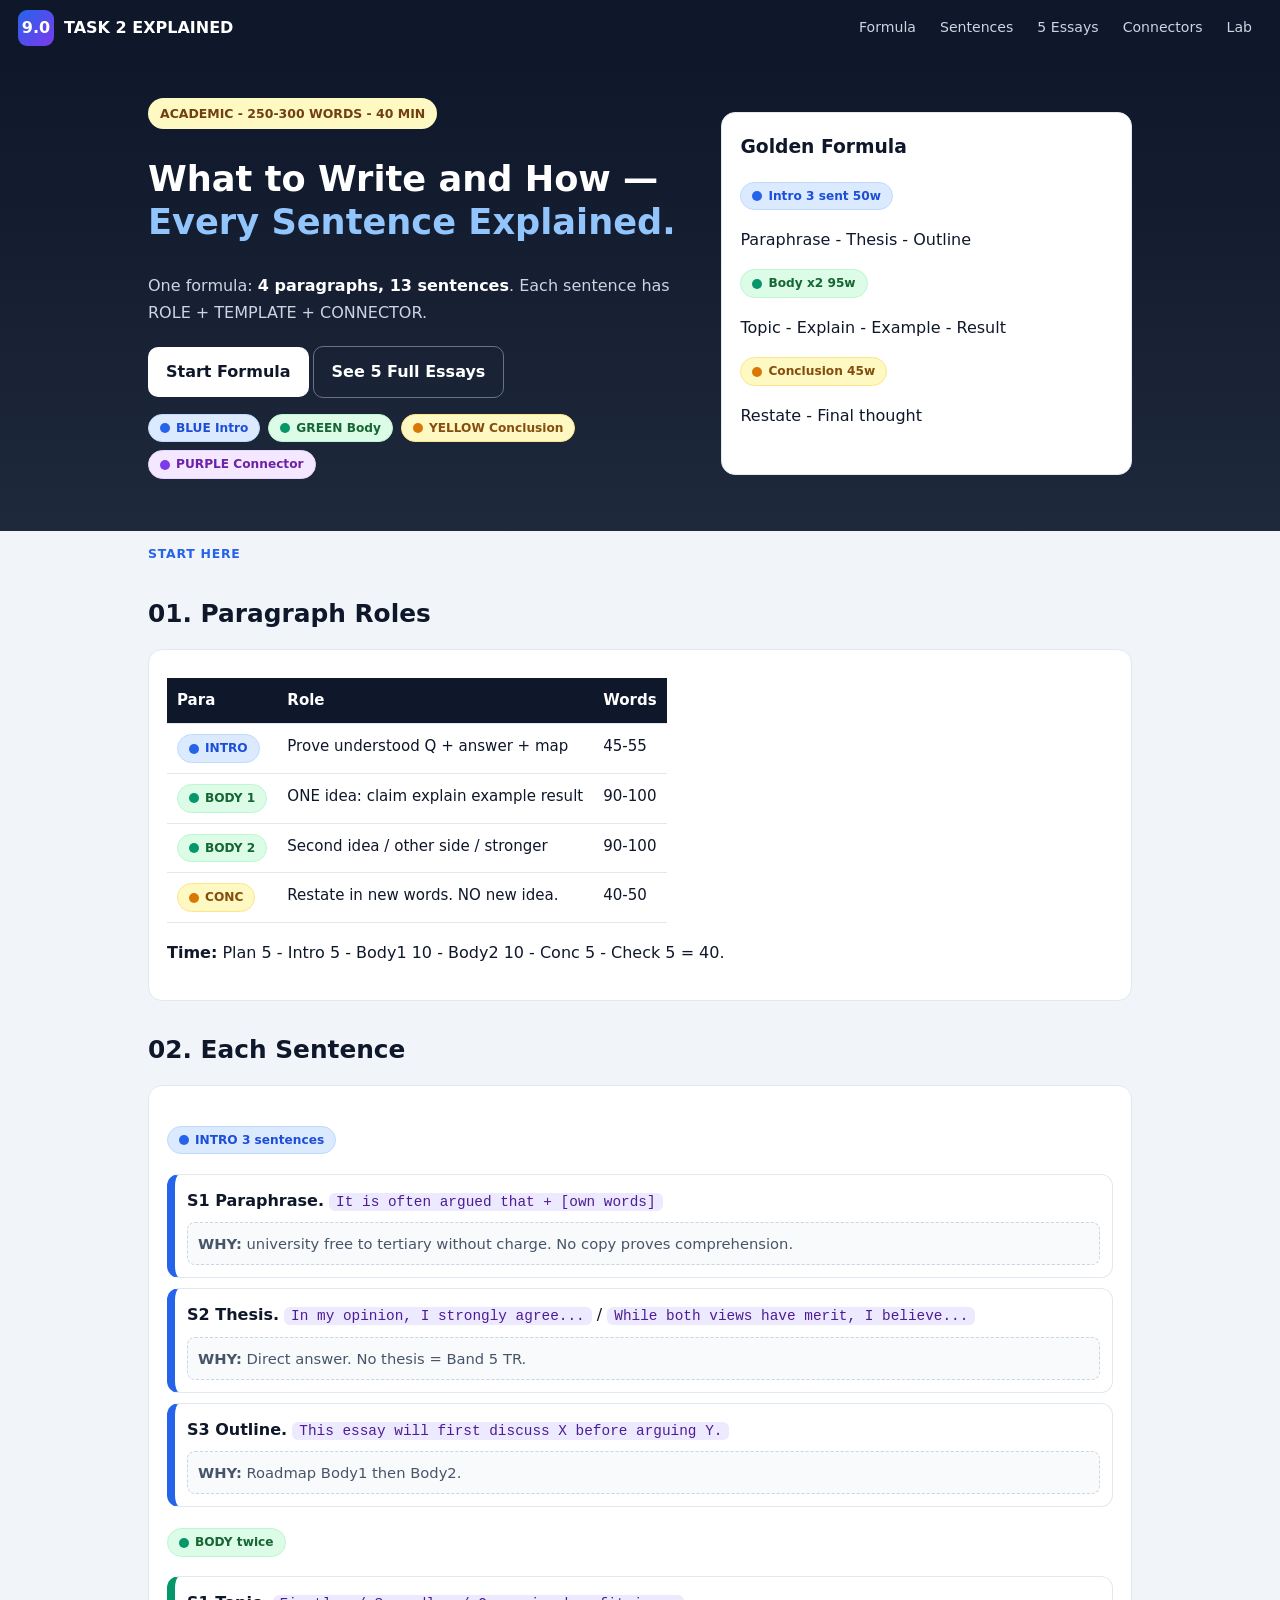
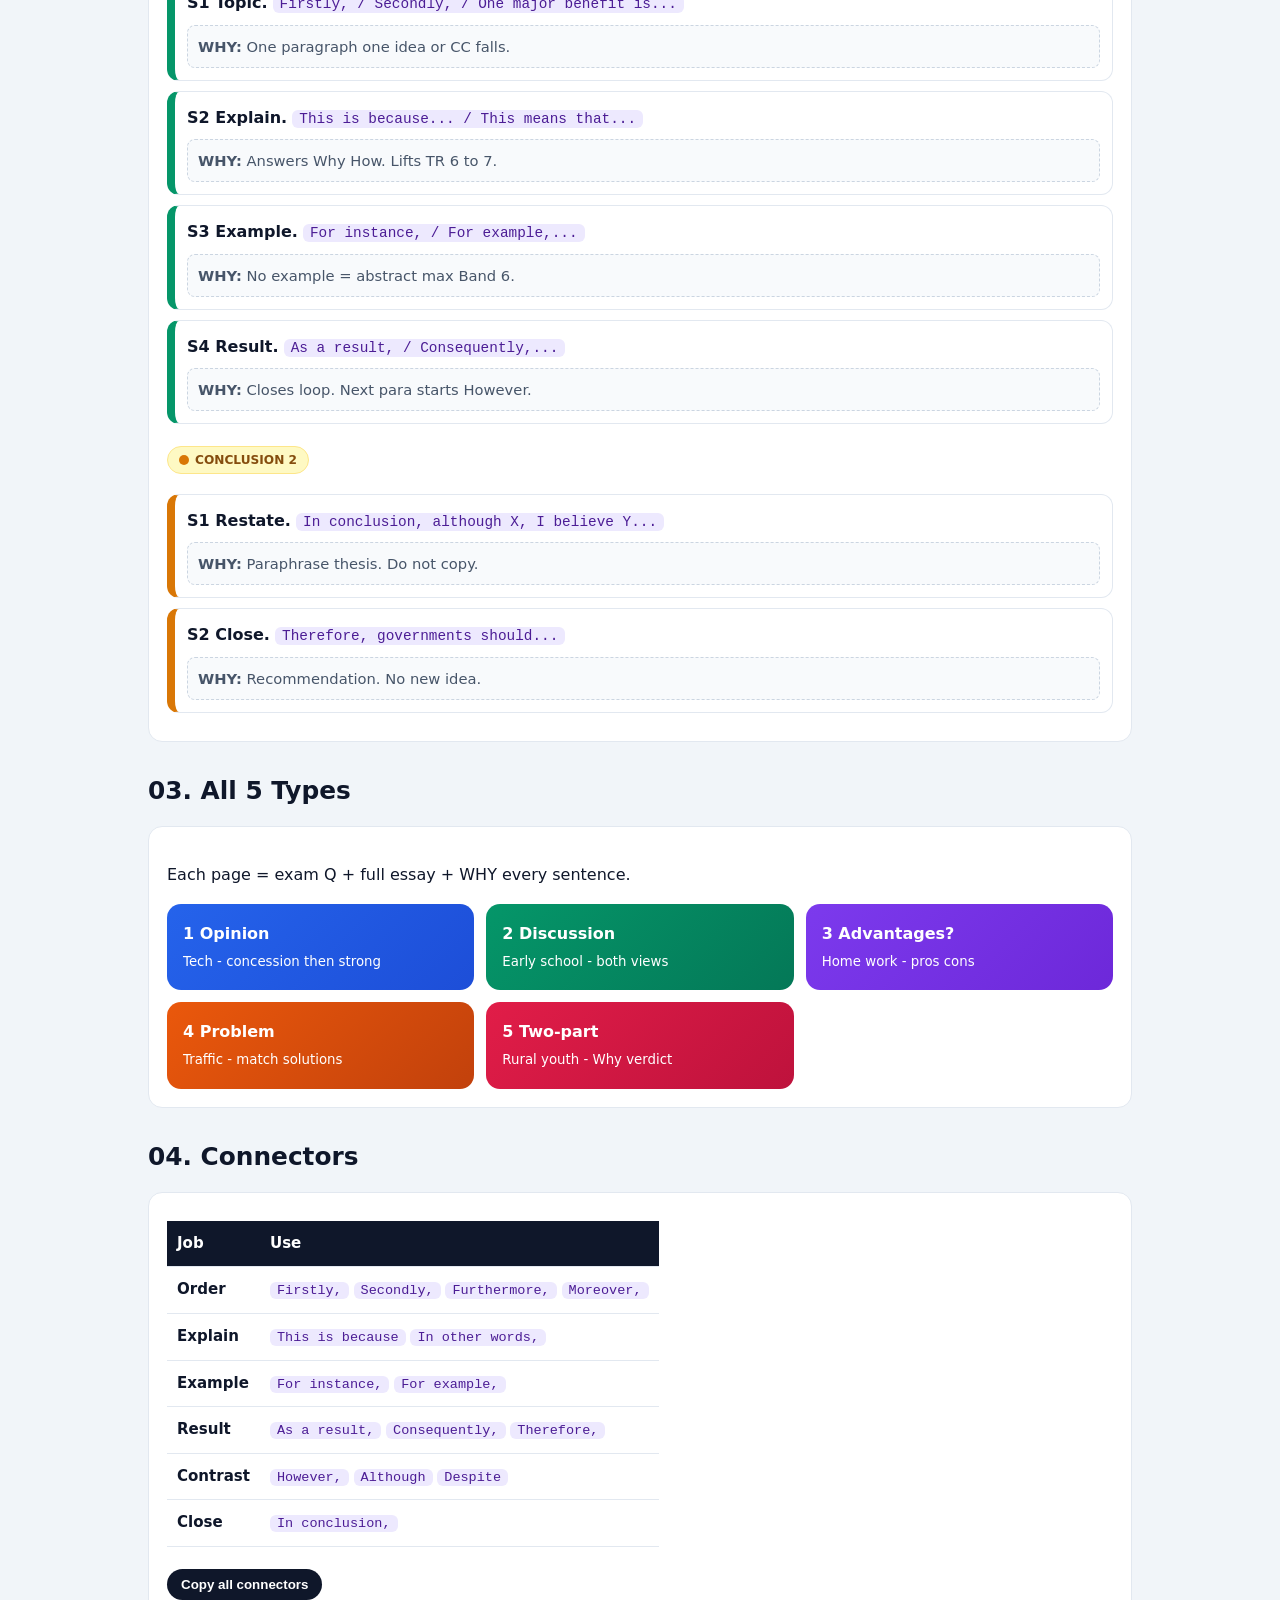
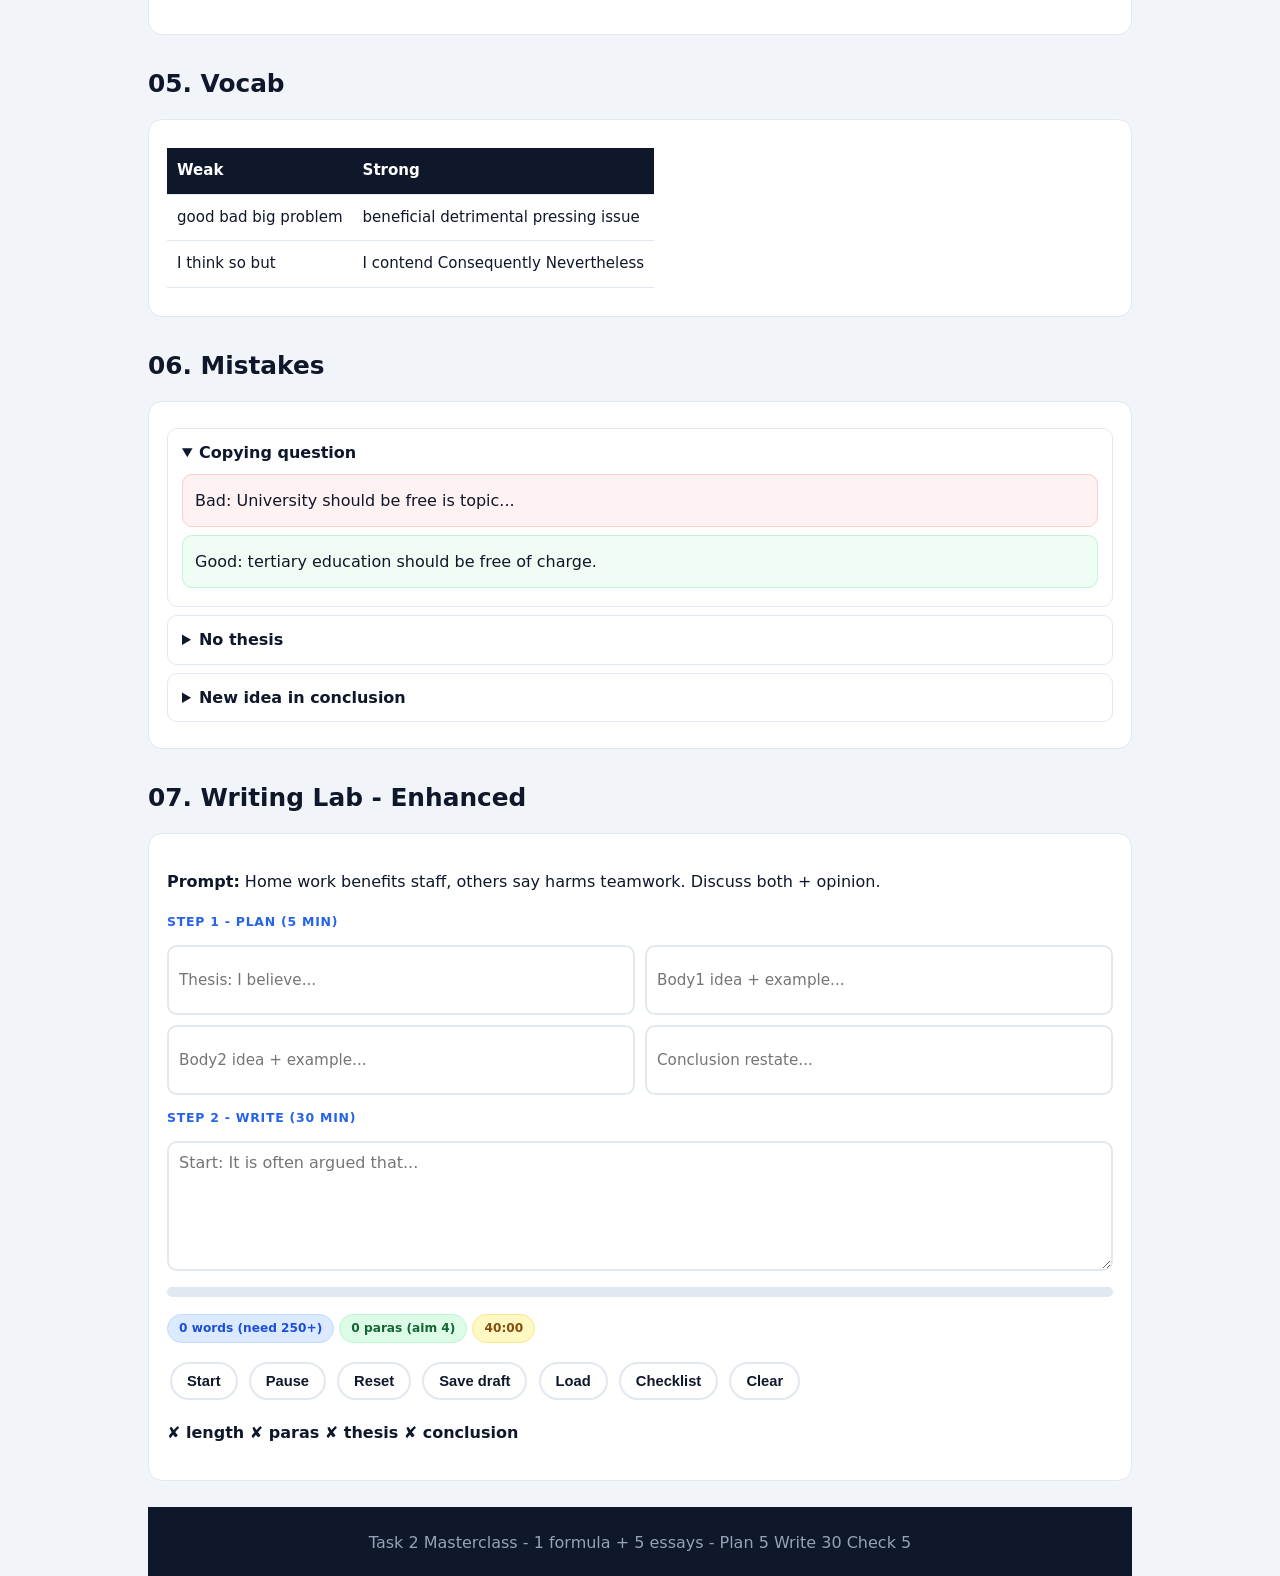
<file: index.html>
<!DOCTYPE html><html lang="en"><head><meta charset="UTF-8"><meta name="viewport" content="width=device-width,initial-scale=1"><meta name="description" content="IELTS Task 2 sentence-by-sentence masterclass for all 5 question types."><title>IELTS Task 2 EXPLAINED - Masterclass</title><link rel="stylesheet" href="styles.css"></head><body>
<header class="topbar"><div class="logo">9.0</div><b>TASK 2 EXPLAINED</b><nav><a href="#formula">Formula</a><a href="#anatomy">Sentences</a><a href="#full">5 Essays</a><a href="#connect">Connectors</a><a href="#lab">Lab</a></nav></header>
<section class="hero"><div class="wrap grid2"><div>
<span class="badge">ACADEMIC - 250-300 WORDS - 40 MIN</span>
<h1>What to Write and How — <span style="color:#93c5fd">Every Sentence Explained.</span></h1>
<p style="color:#cbd5e1">One formula: <b style="color:#fff">4 paragraphs, 13 sentences</b>. Each sentence has ROLE + TEMPLATE + CONNECTOR.</p>
<p><a class="btn btn-w" href="#formula">Start Formula</a><a class="btn btn-o" href="#full">See 5 Full Essays</a></p>
<div class="legend"><span class="tag tI"><span class="dot"></span>BLUE Intro</span><span class="tag tB"><span class="dot"></span>GREEN Body</span><span class="tag tC"><span class="dot"></span>YELLOW Conclusion</span><span class="tag tL"><span class="dot"></span>PURPLE Connector</span></div>
</div><div class="card" style="color:#0f172a"><h3 style="margin-top:0">Golden Formula</h3><p><span class="tag tI"><span class="dot"></span>Intro 3 sent 50w</span></p><p>Paraphrase - Thesis - Outline</p><p><span class="tag tB"><span class="dot"></span>Body x2 95w</span></p><p>Topic - Explain - Example - Result</p><p><span class="tag tC"><span class="dot"></span>Conclusion 45w</span></p><p>Restate - Final thought</p></div></div></section>
<div class="wrap">
<p class="kicker">Start here</p>
<h2 id="formula">01. Paragraph Roles</h2>
<div class="card">
<table><tr><th>Para</th><th>Role</th><th>Words</th></tr><tr><td><span class="tag tI"><span class="dot"></span>INTRO</span></td><td>Prove understood Q + answer + map</td><td>45-55</td></tr><tr><td><span class="tag tB"><span class="dot"></span>BODY 1</span></td><td>ONE idea: claim explain example result</td><td>90-100</td></tr><tr><td><span class="tag tB"><span class="dot"></span>BODY 2</span></td><td>Second idea / other side / stronger</td><td>90-100</td></tr><tr><td><span class="tag tC"><span class="dot"></span>CONC</span></td><td>Restate in new words. NO new idea.</td><td>40-50</td></tr></table>
<p><b>Time:</b> Plan 5 - Intro 5 - Body1 10 - Body2 10 - Conc 5 - Check 5 = 40.</p>
</div>
<h2 id="anatomy">02. Each Sentence</h2>
<div class="card">
<h3><span class="tag tI"><span class="dot"></span>INTRO 3 sentences</span></h3>
<div class="sent"><b>S1 Paraphrase.</b> <span class="conn">It is often argued that + [own words]</span><div class="why"><b>WHY:</b> university free to tertiary without charge. No copy proves comprehension.</div></div>
<div class="sent"><b>S2 Thesis.</b> <span class="conn">In my opinion, I strongly agree...</span> / <span class="conn">While both views have merit, I believe...</span><div class="why"><b>WHY:</b> Direct answer. No thesis = Band 5 TR.</div></div>
<div class="sent"><b>S3 Outline.</b> <span class="conn">This essay will first discuss X before arguing Y.</span><div class="why"><b>WHY:</b> Roadmap Body1 then Body2.</div></div>
<h3><span class="tag tB"><span class="dot"></span>BODY twice</span></h3>
<div class="sent green"><b>S1 Topic.</b> <span class="conn">Firstly, / Secondly, / One major benefit is...</span><div class="why"><b>WHY:</b> One paragraph one idea or CC falls.</div></div>
<div class="sent green"><b>S2 Explain.</b> <span class="conn">This is because... / This means that...</span><div class="why"><b>WHY:</b> Answers Why How. Lifts TR 6 to 7.</div></div>
<div class="sent green"><b>S3 Example.</b> <span class="conn">For instance, / For example,...</span><div class="why"><b>WHY:</b> No example = abstract max Band 6.</div></div>
<div class="sent green"><b>S4 Result.</b> <span class="conn">As a result, / Consequently,...</span><div class="why"><b>WHY:</b> Closes loop. Next para starts However.</div></div>
<h3><span class="tag tC"><span class="dot"></span>CONCLUSION 2</span></h3>
<div class="sent amber"><b>S1 Restate.</b> <span class="conn">In conclusion, although X, I believe Y...</span><div class="why"><b>WHY:</b> Paraphrase thesis. Do not copy.</div></div>
<div class="sent amber"><b>S2 Close.</b> <span class="conn">Therefore, governments should...</span><div class="why"><b>WHY:</b> Recommendation. No new idea.</div></div>
</div>
<h2 id="full">03. All 5 Types</h2>
<div class="card"><p>Each page = exam Q + full essay + WHY every sentence.</p>
<div class="typegrid">
<a class="typecard t1" href="type-opinion.html"><b>1 Opinion</b><br><small>Tech - concession then strong</small></a>
<a class="typecard t2" href="type-discussion.html"><b>2 Discussion</b><br><small>Early school - both views</small></a>
<a class="typecard t3" href="type-advantages.html"><b>3 Advantages?</b><br><small>Home work - pros cons</small></a>
<a class="typecard t4" href="type-problem.html"><b>4 Problem</b><br><small>Traffic - match solutions</small></a>
<a class="typecard t5" href="type-twopart.html"><b>5 Two-part</b><br><small>Rural youth - Why verdict</small></a>
</div></div>
<h2 id="connect">04. Connectors</h2>
<div class="card">
<table><tr><th>Job</th><th>Use</th></tr><tr><td><b>Order</b></td><td><span class="conn">Firstly,</span> <span class="conn">Secondly,</span> <span class="conn">Furthermore,</span> <span class="conn">Moreover,</span></td></tr><tr><td><b>Explain</b></td><td><span class="conn">This is because</span> <span class="conn">In other words,</span></td></tr><tr><td><b>Example</b></td><td><span class="conn">For instance,</span> <span class="conn">For example,</span></td></tr><tr><td><b>Result</b></td><td><span class="conn">As a result,</span> <span class="conn">Consequently,</span> <span class="conn">Therefore,</span></td></tr><tr><td><b>Contrast</b></td><td><span class="conn">However,</span> <span class="conn">Although</span> <span class="conn">Despite</span></td></tr><tr><td><b>Close</b></td><td><span class="conn">In conclusion,</span></td></tr></table>
<p><button class="copybtn" onclick="copyConn()">Copy all connectors</button></p>
</div>
<h2>05. Vocab</h2>
<div class="card">
<table><tr><th>Weak</th><th>Strong</th></tr><tr><td>good bad big problem</td><td>beneficial detrimental pressing issue</td></tr><tr><td>I think so but</td><td>I contend Consequently Nevertheless</td></tr></table>
</div>
<h2>06. Mistakes</h2>
<div class="card">
<details open><summary>Copying question</summary><div class="bad">Bad: University should be free is topic...</div><div class="good">Good: tertiary education should be free of charge.</div></details>
<details><summary>No thesis</summary>Pick one side keep it. Agree then disagree = TR 5.</details>
<details><summary>New idea in conclusion</summary>Restate only.</details>
</div>
<h2 id="lab">07. Writing Lab - Enhanced</h2>
<div class="card">
<p><b>Prompt:</b> Home work benefits staff, others say harms teamwork. Discuss both + opinion.</p>
<p class="kicker">Step 1 - Plan (5 min)</p>
<div class="plan-grid">
<input id="pThesis" placeholder="Thesis: I believe...">
<input id="pB1" placeholder="Body1 idea + example...">
<input id="pB2" placeholder="Body2 idea + example...">
<input id="pConc" placeholder="Conclusion restate...">
</div>
<p class="kicker">Step 2 - Write (30 min)</p>
<textarea id="essay" oninput="count()" placeholder="Start: It is often argued that..."></textarea>
<div class="progress"><div id="bar"></div></div>
<p><span class="tag tI"><span id="wc">0 words</span></span> <span class="tag tB"><span id="pc">0 paras</span></span> <span class="tag tC"><span id="tm">40:00</span></span></p>
<p><button class="tab" onclick="startT()">Start</button> <button class="tab" onclick="pauseT()">Pause</button> <button class="tab" onclick="resetT()">Reset</button> <button class="tab" onclick="saveD()">Save draft</button> <button class="tab" onclick="loadD()">Load</button> <button class="tab" onclick="document.getElementById('chk').style.display='block'">Checklist</button> <button class="tab" onclick="clearT()">Clear</button></p>
<div id="chk" style="display:none" class="good">250+ words? 4 paras? Paraphrase thesis outline? Each body topic explain example result? Conclusion no new idea? Varied connectors? Checked a the plurals tense?</div>
<p id="fb" style="font-weight:700"></p>
</div>
<footer>Task 2 Masterclass - 1 formula + 5 essays - Plan 5 Write 30 Check 5</footer>
</div>
<button id="topBtn" onclick="window.scrollTo({top:0,behavior:'smooth'})">↑</button>
<script>
var s=2400,iv=null;
function fmt(v){v=Math.max(0,v);var m=Math.floor(v/60),x=v%60;return (m<10?'0':'')+m+':'+(x<10?'0':'')+x}
function tick(){s--;document.getElementById('tm').textContent=fmt(s);try{localStorage.setItem('ielts_t',s)}catch(e){}if(s<=0){clearInterval(iv);iv=null;alert('Time up! Check now.')}}
function startT(){if(iv)return;iv=setInterval(tick,1000)}
function pauseT(){clearInterval(iv);iv=null}
function resetT(){pauseT();s=2400;document.getElementById('tm').textContent='40:00'}
function count(){var t=document.getElementById('essay').value.trim();var w=t?t.split(/\s+/).filter(Boolean).length:0;var p=t?t.split(/\n\s*\n/).filter(function(a){return a.trim()}).length:(document.getElementById('essay').value?1:0);document.getElementById('wc').textContent=w+' words'+(w>=250&&w<=320?' OK':w>320?' TOO LONG':' (need 250+)');document.getElementById('pc').textContent=p+' paras (aim 4)';document.getElementById('bar').style.width=Math.min(100,Math.round(w/280*100))+'%';var f=document.getElementById('fb');var hasT=/in my opinion|i (strongly )?(agree|disagree|believe|contend)|while .*i believe|this essay will/i.test(document.getElementById('essay').value);var hasC=/in conclusion|overall|to sum up/i.test(document.getElementById('essay').value);f.textContent=(w>=250?'✔ length ':'✘ length ')+(p>=4?'✔ 4 paras ':'✘ paras ')+(hasT?'✔ thesis ':'✘ thesis ')+(hasC?'✔ conclusion':'✘ conclusion');try{localStorage.setItem('ielts_e',document.getElementById('essay').value)}catch(e){}}
function saveD(){try{localStorage.setItem('ielts_e',document.getElementById('essay').value);localStorage.setItem('ielts_p',JSON.stringify([document.getElementById('pThesis').value,document.getElementById('pB1').value,document.getElementById('pB2').value,document.getElementById('pConc').value]));alert('Saved')}catch(e){alert('Save blocked')}}
function loadD(){try{document.getElementById('essay').value=localStorage.getItem('ielts_e')||'';var p=JSON.parse(localStorage.getItem('ielts_p')||'[]');if(p[0])document.getElementById('pThesis').value=p[0];if(p[1])document.getElementById('pB1').value=p[1];if(p[2])document.getElementById('pB2').value=p[2];if(p[3])document.getElementById('pConc').value=p[3];count()}catch(e){}}
function clearT(){if(confirm('Clear essay?')){document.getElementById('essay').value='';count()}}
function copyConn(){var t='Firstly, Secondly, Furthermore, Moreover, In addition, This is because, This means that, In other words, For instance, For example, As a result, Consequently, Therefore, However, Nevertheless, Although, Despite, In conclusion,';if(navigator.clipboard)navigator.clipboard.writeText(t).then(function(){alert('Copied')});}
window.addEventListener('scroll',function(){var b=document.getElementById('topBtn');if(b)b.style.display=window.scrollY>600?'block':'none'});
window.addEventListener('load',function(){try{var st=parseInt(localStorage.getItem('ielts_t')||'2400',10);if(!isNaN(st)&&st<2400){s=st;document.getElementById('tm').textContent=fmt(s)}}catch(e){}loadD()});
</script>
</body></html>
</file>
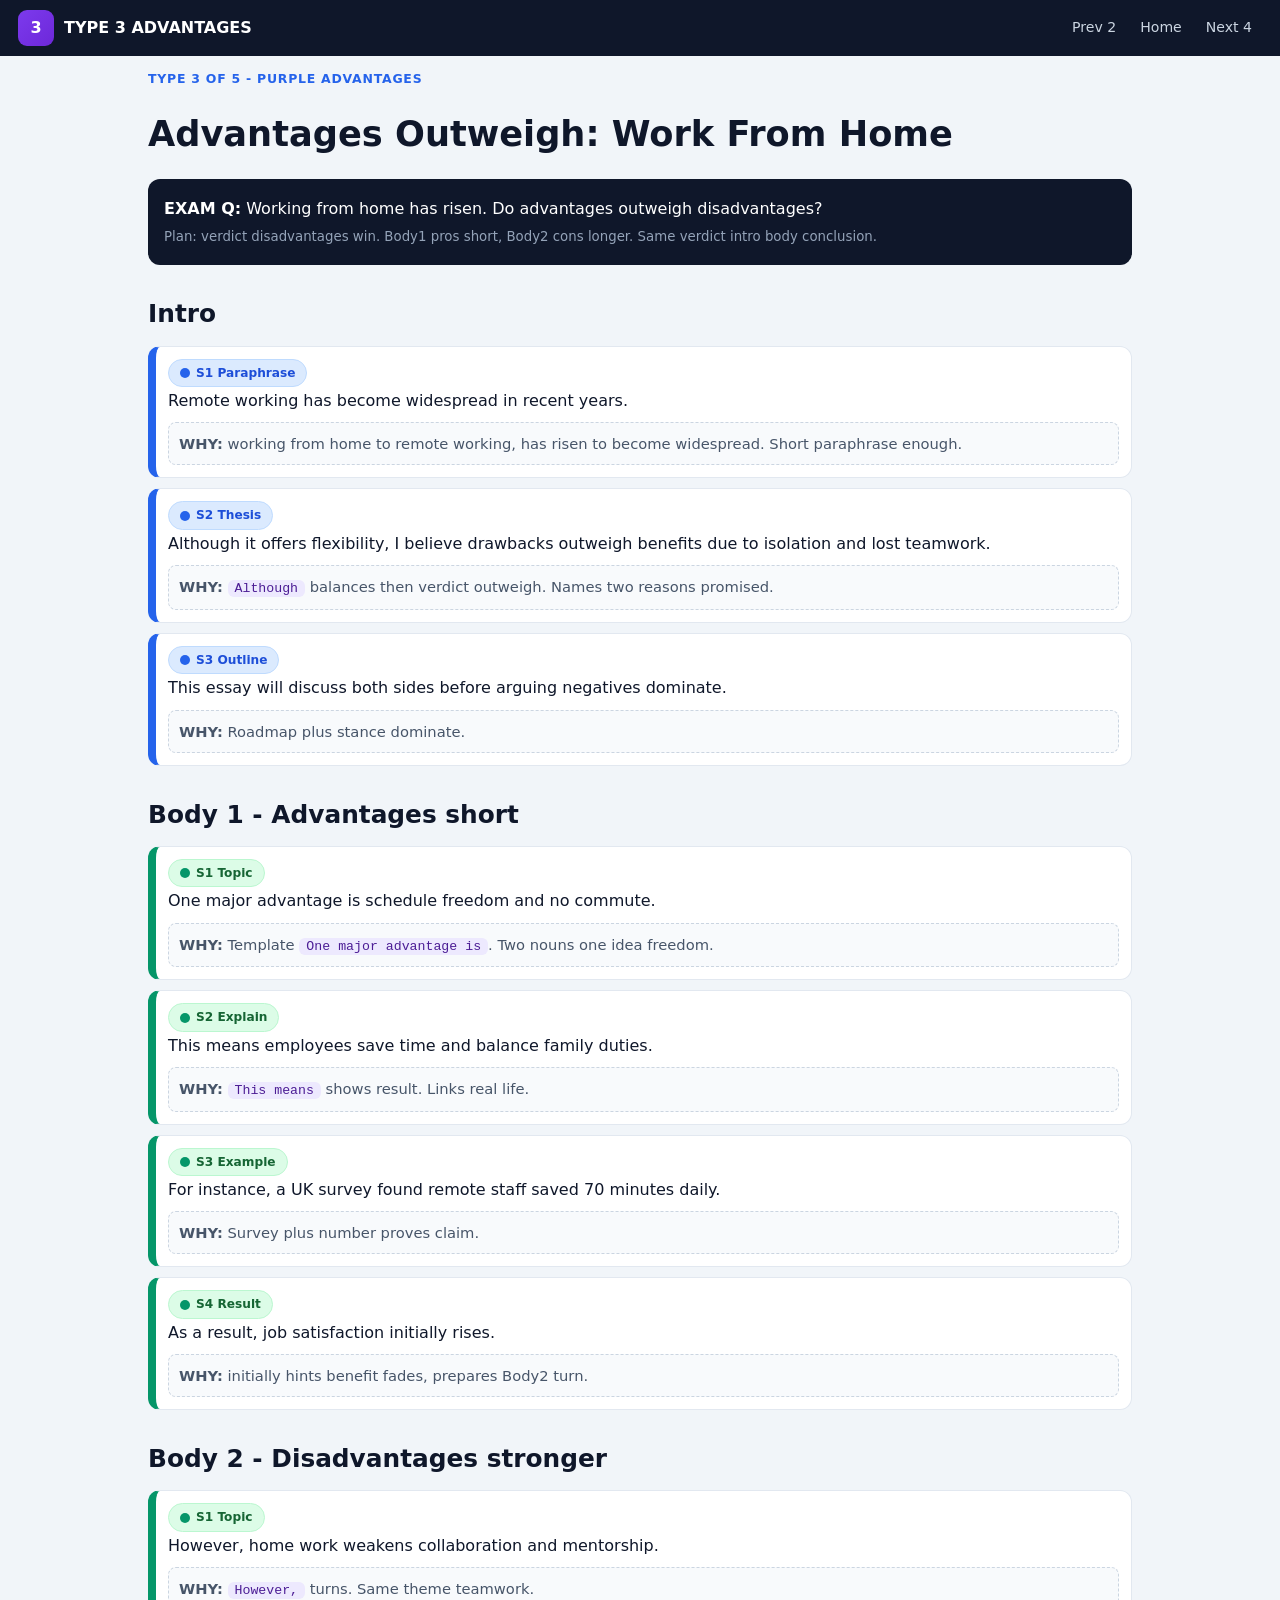
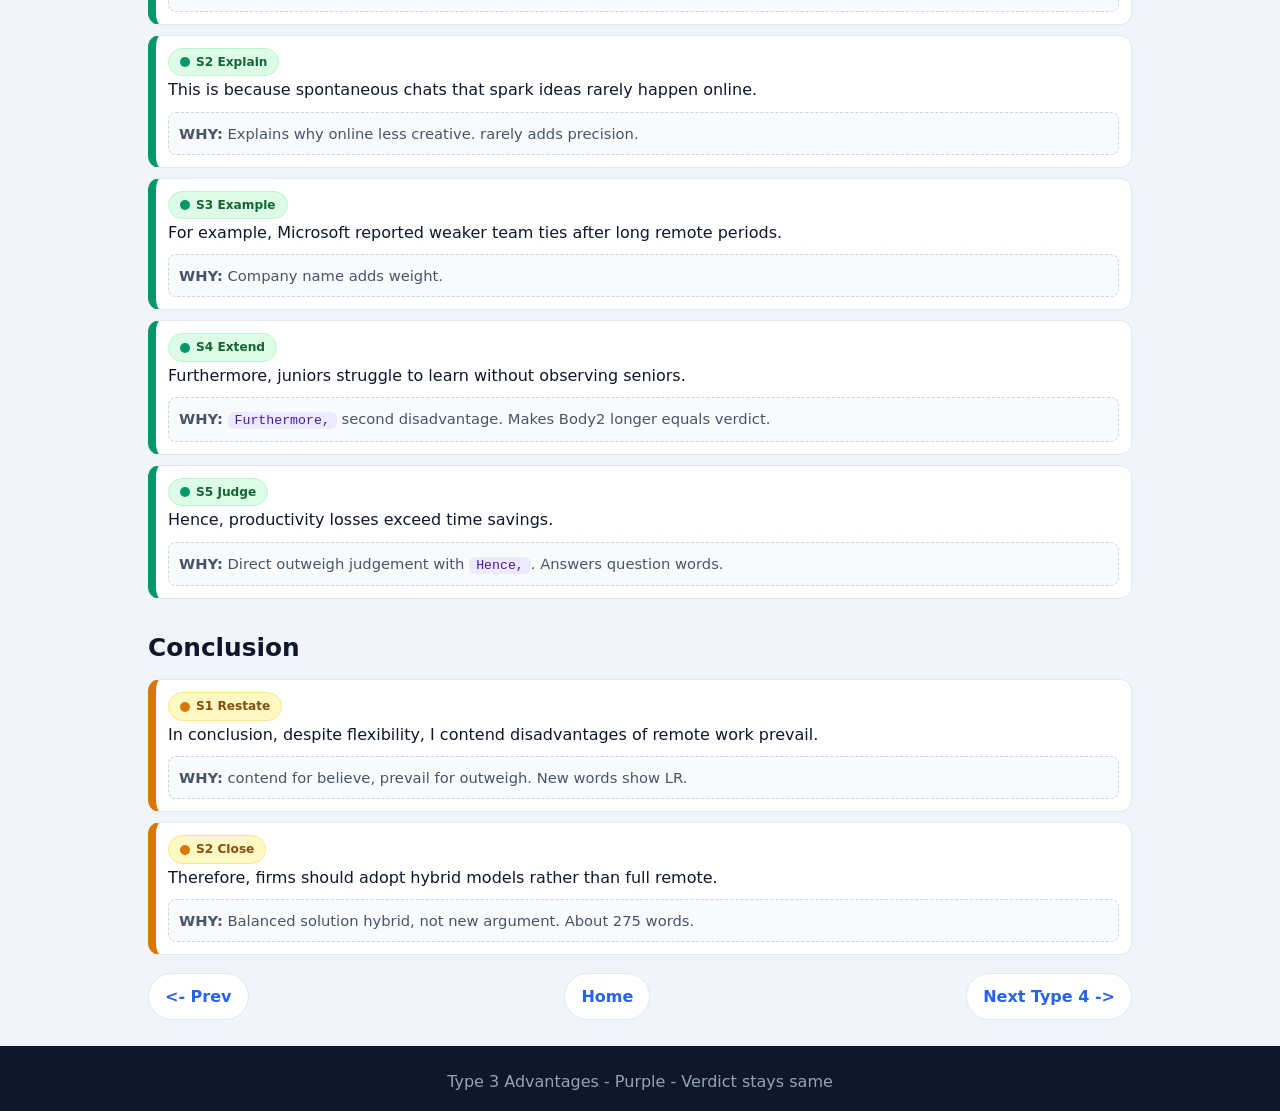
<file: type-advantages.html>
<!DOCTYPE html><html lang="en"><head><meta charset="UTF-8"><meta name="viewport" content="width=device-width,initial-scale=1"><title>3 Advantages - Home Work Explained</title><link rel="stylesheet" href="styles.css"></head><body>
<header class="topbar"><div class="logo" style="background:linear-gradient(135deg,#7c3aed,#6d28d9)">3</div><b>TYPE 3 ADVANTAGES</b><nav><a href="type-discussion.html">Prev 2</a><a href="index.html">Home</a><a href="type-problem.html">Next 4</a></nav></header>
<div class="wrap"><p class="kicker">Type 3 of 5 - Purple Advantages</p><h1>Advantages Outweigh: Work From Home</h1>
<div class="qbox"><b>EXAM Q:</b> Working from home has risen. Do advantages outweigh disadvantages?<br><small>Plan: verdict disadvantages win. Body1 pros short, Body2 cons longer. Same verdict intro body conclusion.</small></div>
<h2>Intro</h2>
<div class="sent"><span class="tag tI"><span class="dot"></span>S1 Paraphrase</span><br>Remote working has become widespread in recent years.<div class="why"><b>WHY:</b> working from home to remote working, has risen to become widespread. Short paraphrase enough.</div></div>
<div class="sent"><span class="tag tI"><span class="dot"></span>S2 Thesis</span><br>Although it offers flexibility, I believe drawbacks outweigh benefits due to isolation and lost teamwork.<div class="why"><b>WHY:</b> <span class="conn">Although</span> balances then verdict outweigh. Names two reasons promised.</div></div>
<div class="sent"><span class="tag tI"><span class="dot"></span>S3 Outline</span><br>This essay will discuss both sides before arguing negatives dominate.<div class="why"><b>WHY:</b> Roadmap plus stance dominate.</div></div>
<h2>Body 1 - Advantages short</h2>
<div class="sent green"><span class="tag tB"><span class="dot"></span>S1 Topic</span><br>One major advantage is schedule freedom and no commute.<div class="why"><b>WHY:</b> Template <span class="conn">One major advantage is</span>. Two nouns one idea freedom.</div></div>
<div class="sent green"><span class="tag tB"><span class="dot"></span>S2 Explain</span><br>This means employees save time and balance family duties.<div class="why"><b>WHY:</b> <span class="conn">This means</span> shows result. Links real life.</div></div>
<div class="sent green"><span class="tag tB"><span class="dot"></span>S3 Example</span><br>For instance, a UK survey found remote staff saved 70 minutes daily.<div class="why"><b>WHY:</b> Survey plus number proves claim.</div></div>
<div class="sent green"><span class="tag tB"><span class="dot"></span>S4 Result</span><br>As a result, job satisfaction initially rises.<div class="why"><b>WHY:</b> initially hints benefit fades, prepares Body2 turn.</div></div>
<h2>Body 2 - Disadvantages stronger</h2>
<div class="sent green"><span class="tag tB"><span class="dot"></span>S1 Topic</span><br>However, home work weakens collaboration and mentorship.<div class="why"><b>WHY:</b> <span class="conn">However,</span> turns. Same theme teamwork.</div></div>
<div class="sent green"><span class="tag tB"><span class="dot"></span>S2 Explain</span><br>This is because spontaneous chats that spark ideas rarely happen online.<div class="why"><b>WHY:</b> Explains why online less creative. rarely adds precision.</div></div>
<div class="sent green"><span class="tag tB"><span class="dot"></span>S3 Example</span><br>For example, Microsoft reported weaker team ties after long remote periods.<div class="why"><b>WHY:</b> Company name adds weight.</div></div>
<div class="sent green"><span class="tag tB"><span class="dot"></span>S4 Extend</span><br>Furthermore, juniors struggle to learn without observing seniors.<div class="why"><b>WHY:</b> <span class="conn">Furthermore,</span> second disadvantage. Makes Body2 longer equals verdict.</div></div>
<div class="sent green"><span class="tag tB"><span class="dot"></span>S5 Judge</span><br>Hence, productivity losses exceed time savings.<div class="why"><b>WHY:</b> Direct outweigh judgement with <span class="conn">Hence,</span>. Answers question words.</div></div>
<h2>Conclusion</h2>
<div class="sent amber"><span class="tag tC"><span class="dot"></span>S1 Restate</span><br>In conclusion, despite flexibility, I contend disadvantages of remote work prevail.<div class="why"><b>WHY:</b> contend for believe, prevail for outweigh. New words show LR.</div></div>
<div class="sent amber"><span class="tag tC"><span class="dot"></span>S2 Close</span><br>Therefore, firms should adopt hybrid models rather than full remote.<div class="why"><b>WHY:</b> Balanced solution hybrid, not new argument. About 275 words.</div></div>
<div class="pager"><a href="type-discussion.html">&lt;- Prev</a><a href="index.html">Home</a><a href="type-problem.html">Next Type 4 -&gt;</a></div>
</div><button id="topBtn" onclick="window.scrollTo({top:0,behavior:'smooth'})">↑</button><script>window.addEventListener('scroll',function(){var b=document.getElementById('topBtn');if(b)b.style.display=window.scrollY>600?'block':'none'})</script><footer>Type 3 Advantages - Purple - Verdict stays same</footer></body></html>
</file>
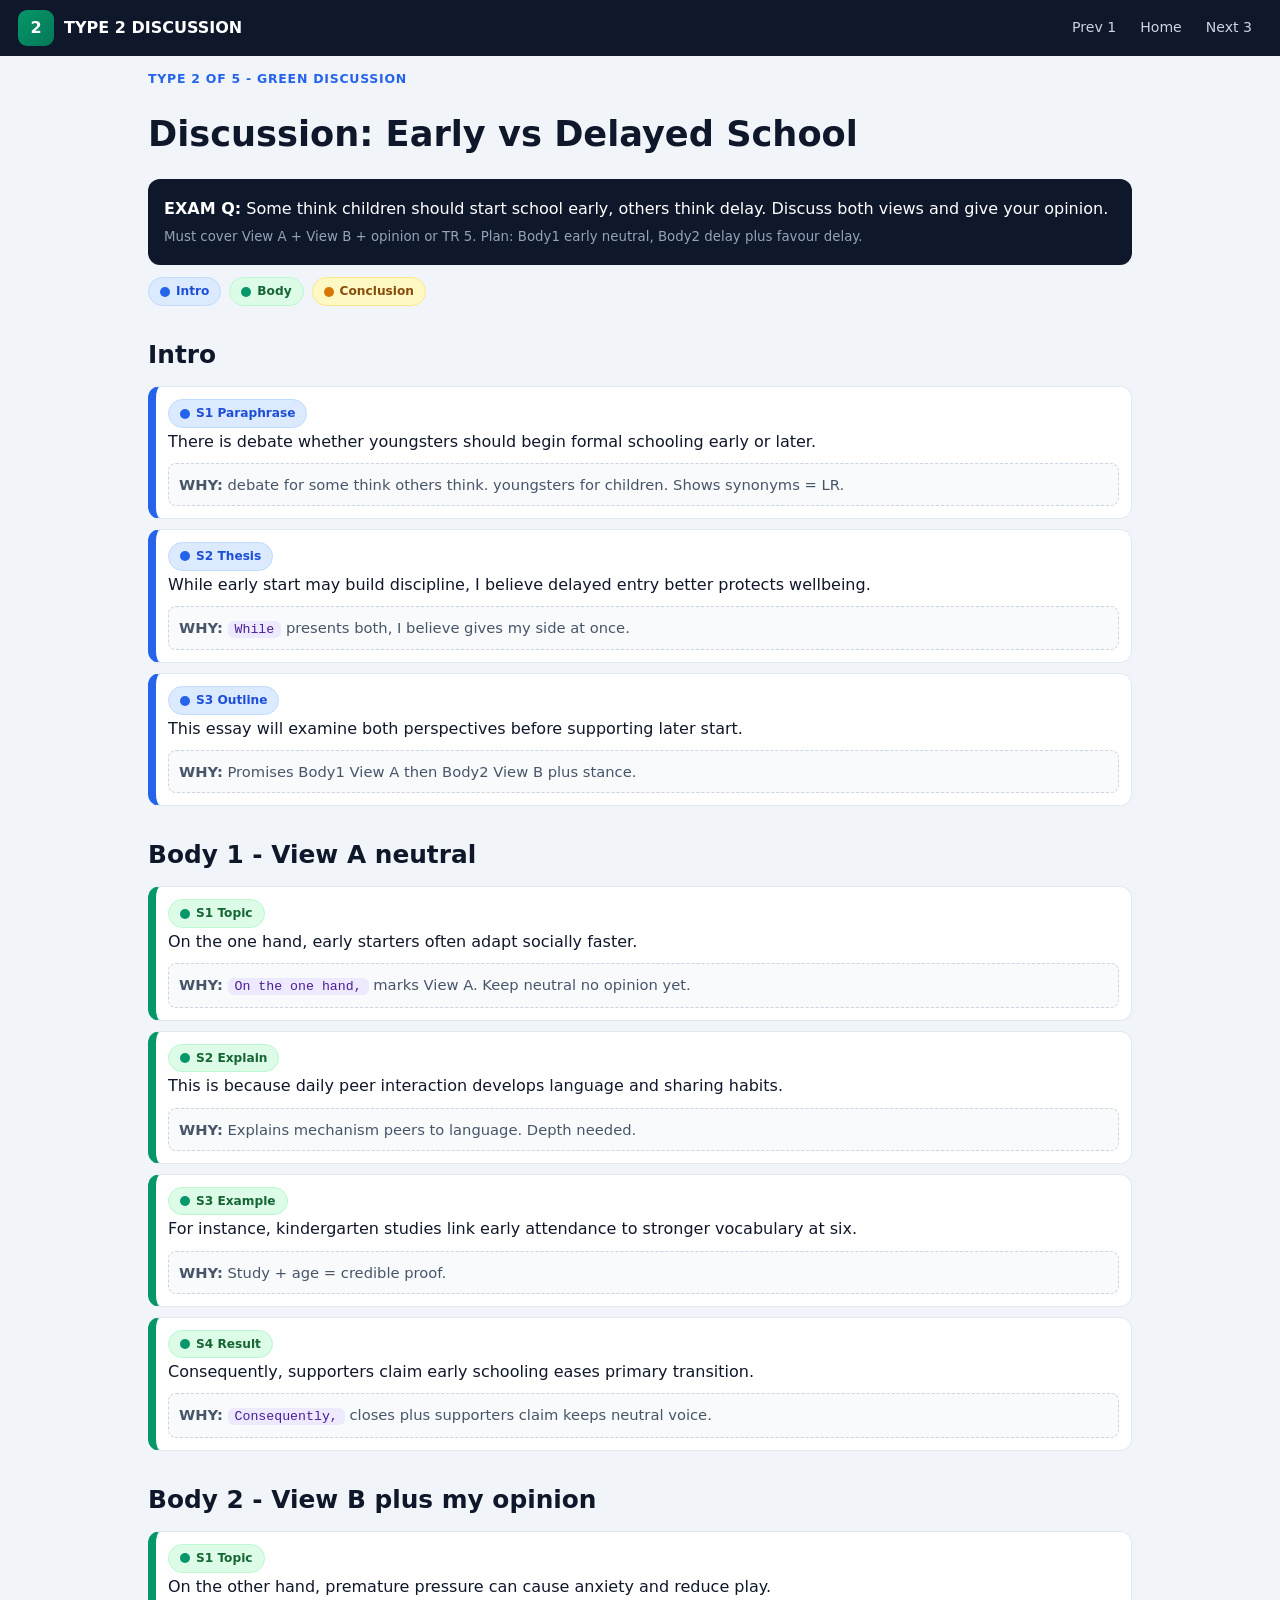
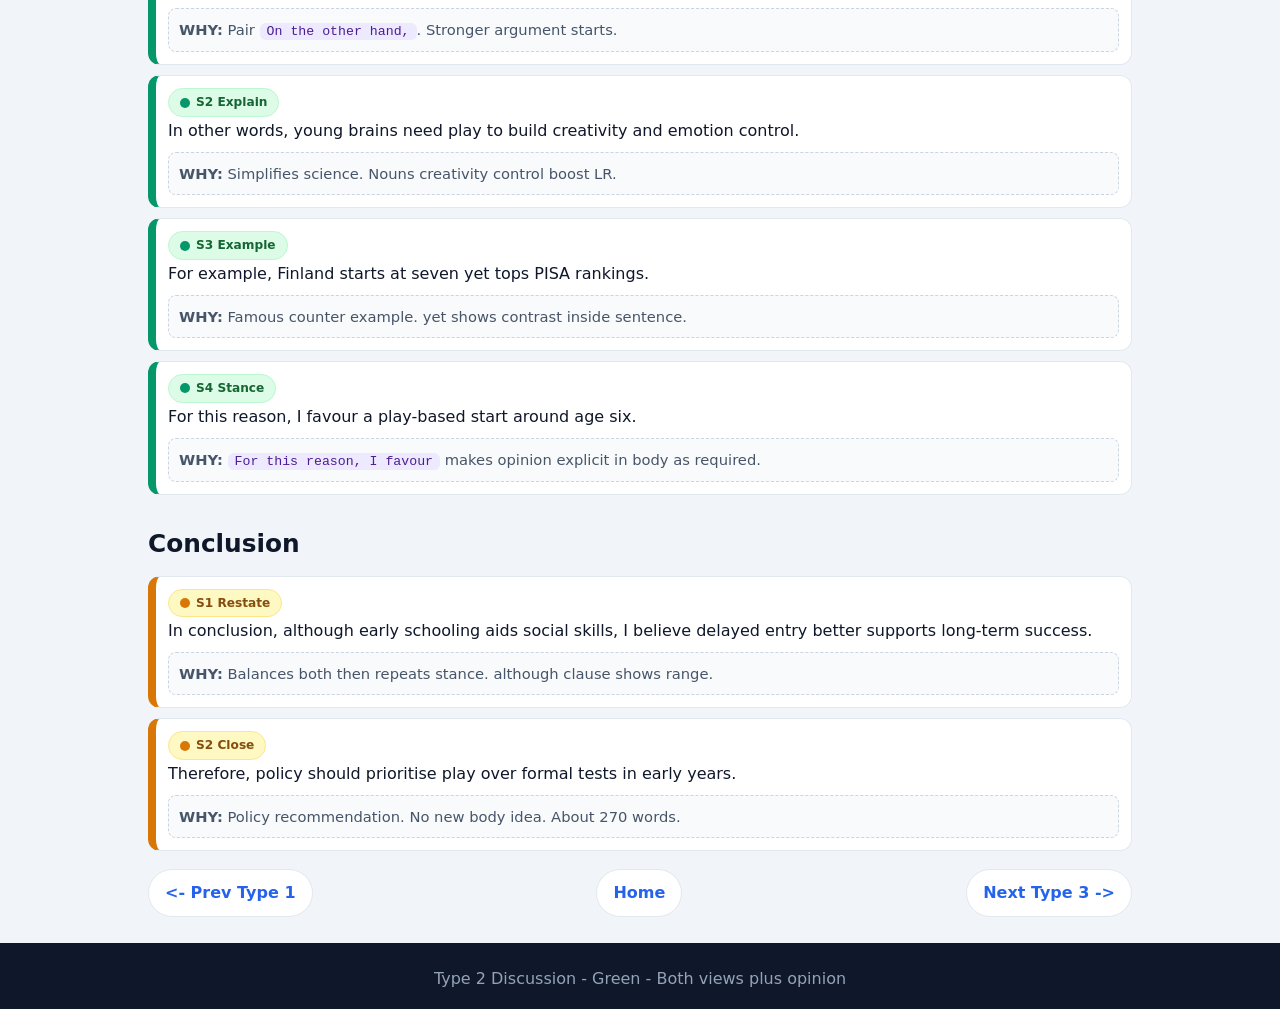
<file: type-discussion.html>
<!DOCTYPE html><html lang="en"><head><meta charset="UTF-8"><meta name="viewport" content="width=device-width,initial-scale=1"><title>2 Discussion - Early School Explained</title><link rel="stylesheet" href="styles.css"></head><body>
<header class="topbar"><div class="logo" style="background:linear-gradient(135deg,#059669,#047857)">2</div><b>TYPE 2 DISCUSSION</b><nav><a href="type-opinion.html">Prev 1</a><a href="index.html">Home</a><a href="type-advantages.html">Next 3</a></nav></header>
<div class="wrap"><p class="kicker">Type 2 of 5 - Green Discussion</p><h1>Discussion: Early vs Delayed School</h1>
<div class="qbox"><b>EXAM Q:</b> Some think children should start school early, others think delay. Discuss both views and give your opinion.<br><small>Must cover View A + View B + opinion or TR 5. Plan: Body1 early neutral, Body2 delay plus favour delay.</small></div>
<div class="legend"><span class="tag tI"><span class="dot"></span>Intro</span><span class="tag tB"><span class="dot"></span>Body</span><span class="tag tC"><span class="dot"></span>Conclusion</span></div>
<h2>Intro</h2>
<div class="sent"><span class="tag tI"><span class="dot"></span>S1 Paraphrase</span><br>There is debate whether youngsters should begin formal schooling early or later.<div class="why"><b>WHY:</b> debate for some think others think. youngsters for children. Shows synonyms = LR.</div></div>
<div class="sent"><span class="tag tI"><span class="dot"></span>S2 Thesis</span><br>While early start may build discipline, I believe delayed entry better protects wellbeing.<div class="why"><b>WHY:</b> <span class="conn">While</span> presents both, I believe gives my side at once.</div></div>
<div class="sent"><span class="tag tI"><span class="dot"></span>S3 Outline</span><br>This essay will examine both perspectives before supporting later start.<div class="why"><b>WHY:</b> Promises Body1 View A then Body2 View B plus stance.</div></div>
<h2>Body 1 - View A neutral</h2>
<div class="sent green"><span class="tag tB"><span class="dot"></span>S1 Topic</span><br>On the one hand, early starters often adapt socially faster.<div class="why"><b>WHY:</b> <span class="conn">On the one hand,</span> marks View A. Keep neutral no opinion yet.</div></div>
<div class="sent green"><span class="tag tB"><span class="dot"></span>S2 Explain</span><br>This is because daily peer interaction develops language and sharing habits.<div class="why"><b>WHY:</b> Explains mechanism peers to language. Depth needed.</div></div>
<div class="sent green"><span class="tag tB"><span class="dot"></span>S3 Example</span><br>For instance, kindergarten studies link early attendance to stronger vocabulary at six.<div class="why"><b>WHY:</b> Study + age = credible proof.</div></div>
<div class="sent green"><span class="tag tB"><span class="dot"></span>S4 Result</span><br>Consequently, supporters claim early schooling eases primary transition.<div class="why"><b>WHY:</b> <span class="conn">Consequently,</span> closes plus supporters claim keeps neutral voice.</div></div>
<h2>Body 2 - View B plus my opinion</h2>
<div class="sent green"><span class="tag tB"><span class="dot"></span>S1 Topic</span><br>On the other hand, premature pressure can cause anxiety and reduce play.<div class="why"><b>WHY:</b> Pair <span class="conn">On the other hand,</span>. Stronger argument starts.</div></div>
<div class="sent green"><span class="tag tB"><span class="dot"></span>S2 Explain</span><br>In other words, young brains need play to build creativity and emotion control.<div class="why"><b>WHY:</b> Simplifies science. Nouns creativity control boost LR.</div></div>
<div class="sent green"><span class="tag tB"><span class="dot"></span>S3 Example</span><br>For example, Finland starts at seven yet tops PISA rankings.<div class="why"><b>WHY:</b> Famous counter example. yet shows contrast inside sentence.</div></div>
<div class="sent green"><span class="tag tB"><span class="dot"></span>S4 Stance</span><br>For this reason, I favour a play-based start around age six.<div class="why"><b>WHY:</b> <span class="conn">For this reason, I favour</span> makes opinion explicit in body as required.</div></div>
<h2>Conclusion</h2>
<div class="sent amber"><span class="tag tC"><span class="dot"></span>S1 Restate</span><br>In conclusion, although early schooling aids social skills, I believe delayed entry better supports long-term success.<div class="why"><b>WHY:</b> Balances both then repeats stance. although clause shows range.</div></div>
<div class="sent amber"><span class="tag tC"><span class="dot"></span>S2 Close</span><br>Therefore, policy should prioritise play over formal tests in early years.<div class="why"><b>WHY:</b> Policy recommendation. No new body idea. About 270 words.</div></div>
<div class="pager"><a href="type-opinion.html">&lt;- Prev Type 1</a><a href="index.html">Home</a><a href="type-advantages.html">Next Type 3 -&gt;</a></div>
</div><button id="topBtn" onclick="window.scrollTo({top:0,behavior:'smooth'})">↑</button><script>window.addEventListener('scroll',function(){var b=document.getElementById('topBtn');if(b)b.style.display=window.scrollY>600?'block':'none'})</script><footer>Type 2 Discussion - Green - Both views plus opinion</footer></body></html>
</file>
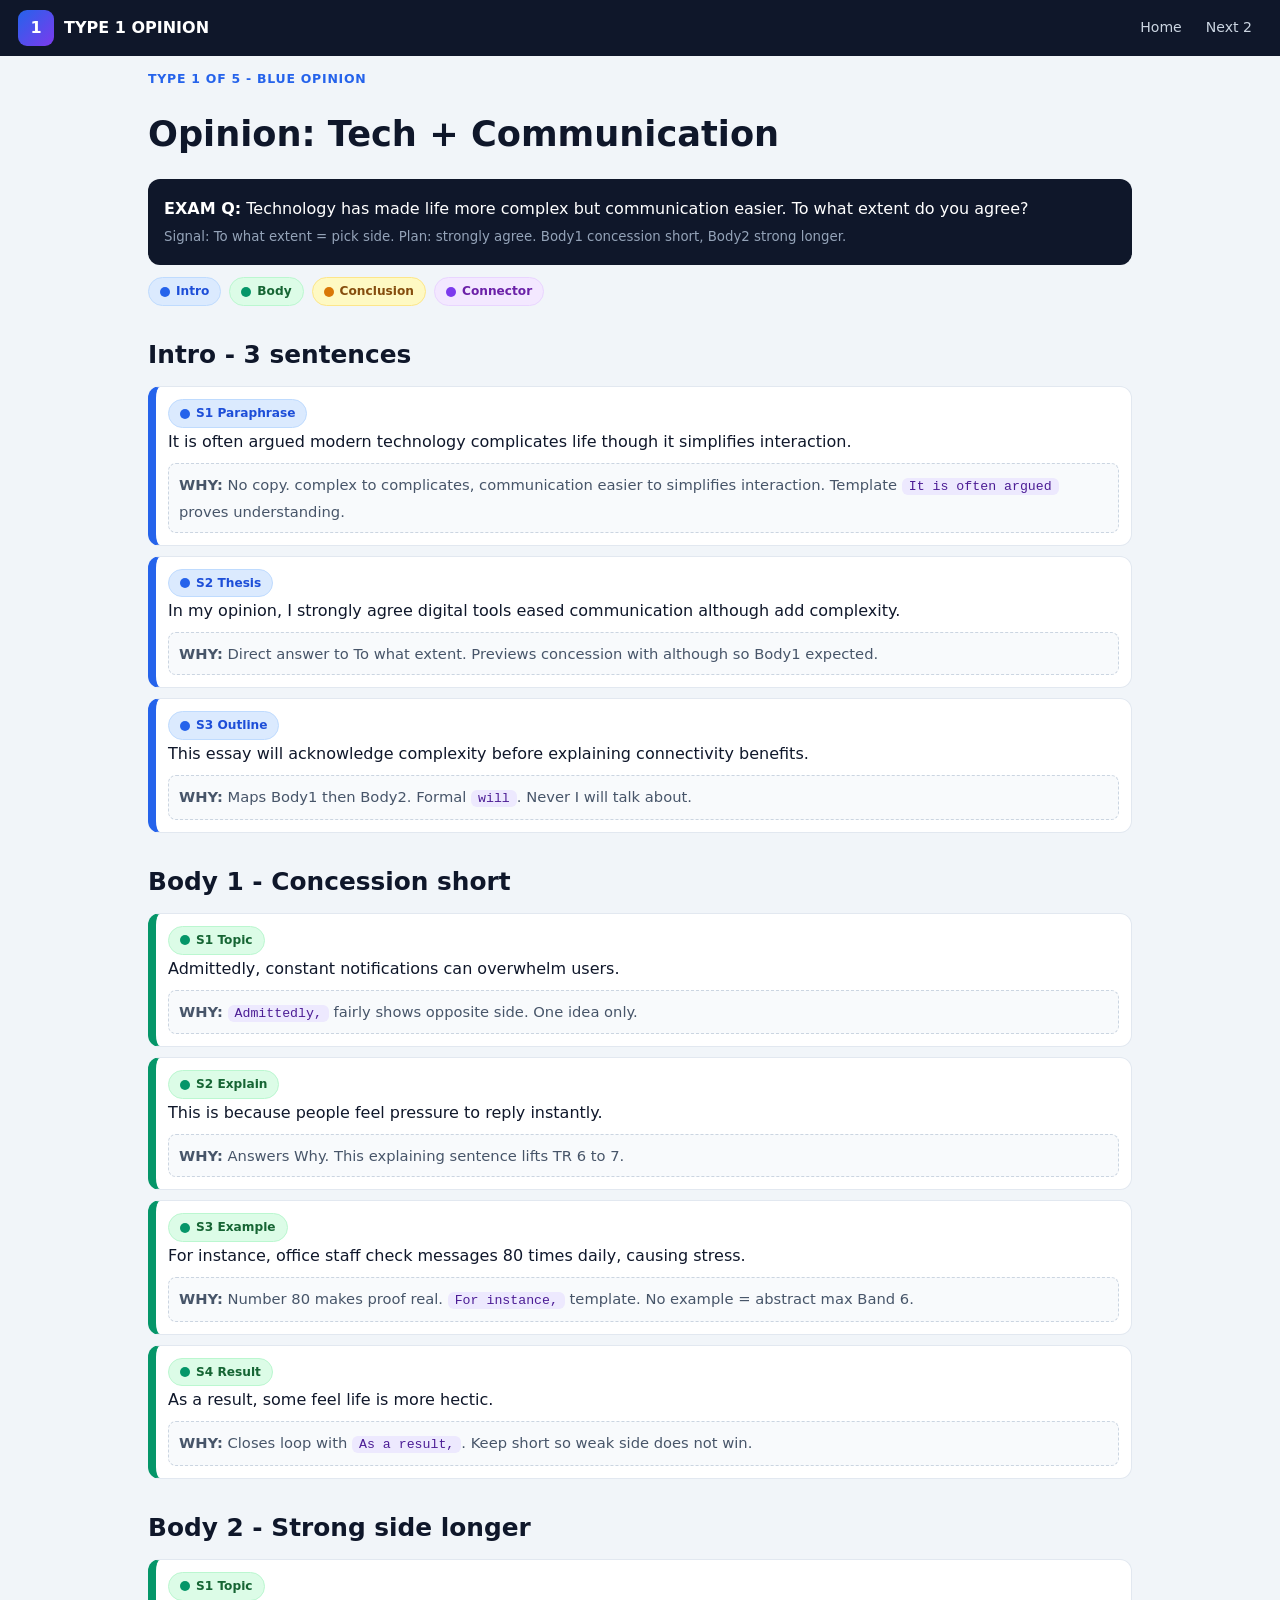
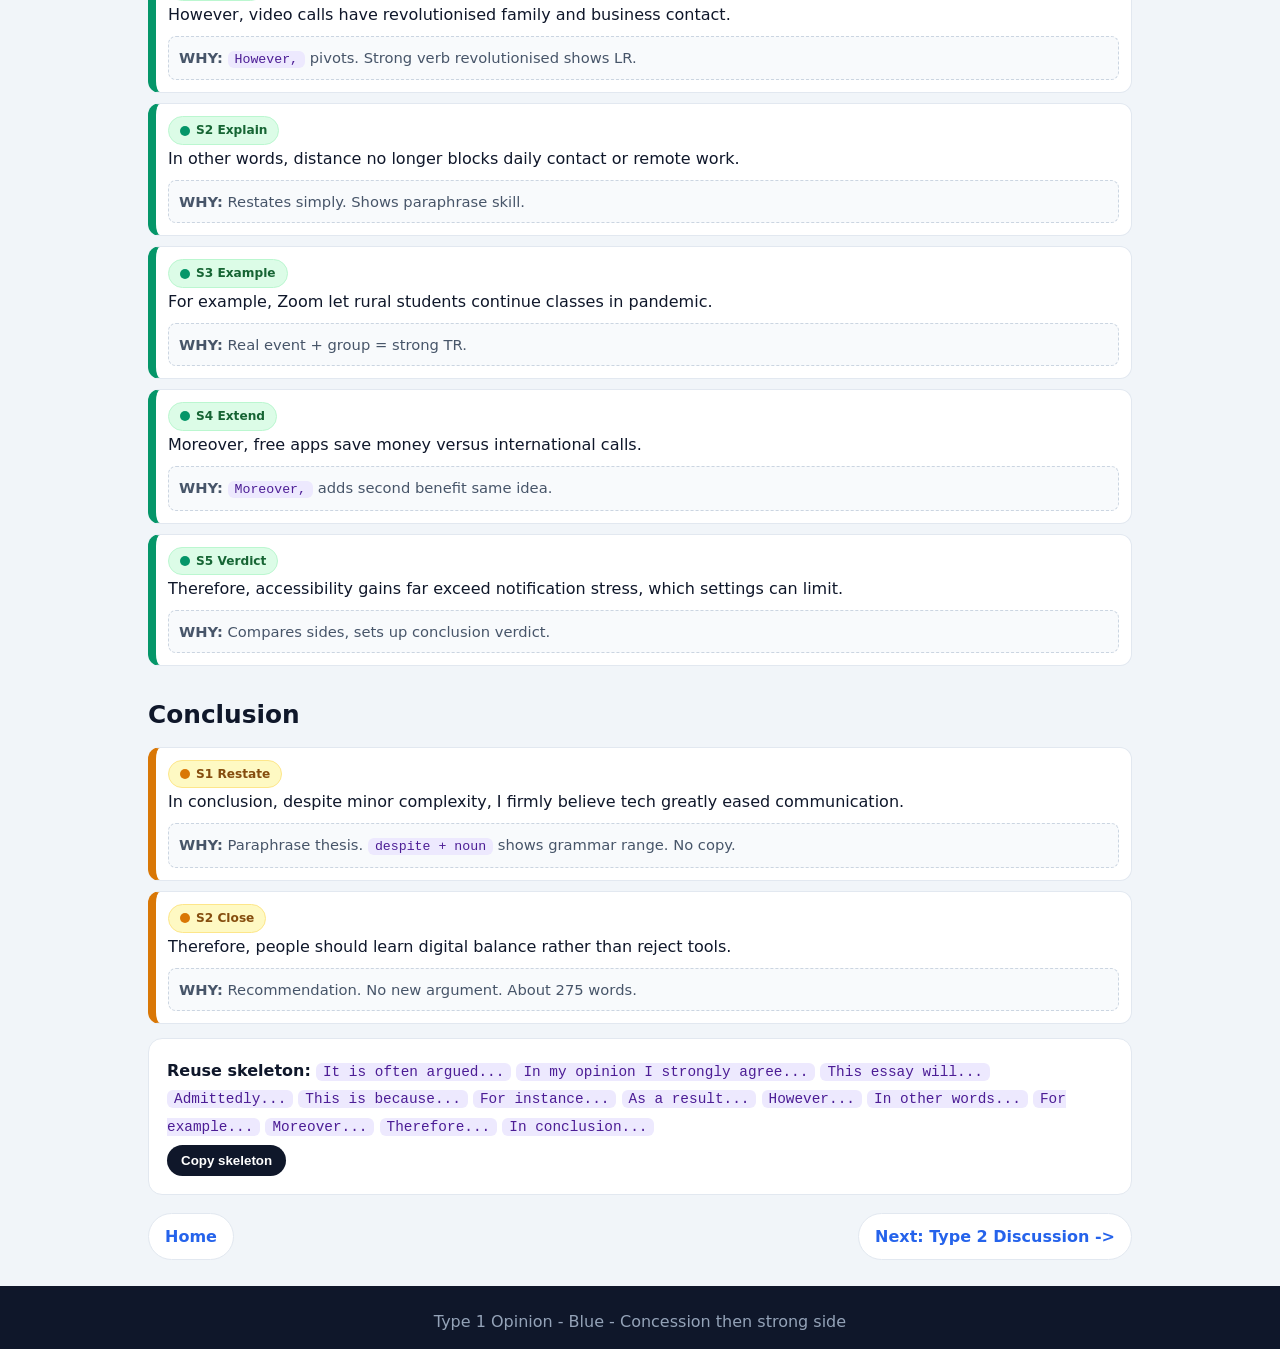
<file: type-opinion.html>
<!DOCTYPE html><html lang="en"><head><meta charset="UTF-8"><meta name="viewport" content="width=device-width,initial-scale=1"><title>1 Opinion - Tech Essay Explained</title><link rel="stylesheet" href="styles.css"></head><body>
<header class="topbar"><div class="logo">1</div><b>TYPE 1 OPINION</b><nav><a href="index.html">Home</a><a href="type-discussion.html">Next 2</a></nav></header>
<div class="wrap"><p class="kicker">Type 1 of 5 - Blue Opinion</p><h1>Opinion: Tech + Communication</h1>
<div class="qbox"><b>EXAM Q:</b> Technology has made life more complex but communication easier. To what extent do you agree?<br><small>Signal: To what extent = pick side. Plan: strongly agree. Body1 concession short, Body2 strong longer.</small></div>
<div class="legend"><span class="tag tI"><span class="dot"></span>Intro</span><span class="tag tB"><span class="dot"></span>Body</span><span class="tag tC"><span class="dot"></span>Conclusion</span><span class="tag tL"><span class="dot"></span>Connector</span></div>
<h2>Intro - 3 sentences</h2>
<div class="sent"><span class="tag tI"><span class="dot"></span>S1 Paraphrase</span><br>It is often argued modern technology complicates life though it simplifies interaction.<div class="why"><b>WHY:</b> No copy. complex to complicates, communication easier to simplifies interaction. Template <span class="conn">It is often argued</span> proves understanding.</div></div>
<div class="sent"><span class="tag tI"><span class="dot"></span>S2 Thesis</span><br>In my opinion, I strongly agree digital tools eased communication although add complexity.<div class="why"><b>WHY:</b> Direct answer to To what extent. Previews concession with although so Body1 expected.</div></div>
<div class="sent"><span class="tag tI"><span class="dot"></span>S3 Outline</span><br>This essay will acknowledge complexity before explaining connectivity benefits.<div class="why"><b>WHY:</b> Maps Body1 then Body2. Formal <span class="conn">will</span>. Never I will talk about.</div></div>
<h2>Body 1 - Concession short</h2>
<div class="sent green"><span class="tag tB"><span class="dot"></span>S1 Topic</span><br>Admittedly, constant notifications can overwhelm users.<div class="why"><b>WHY:</b> <span class="conn">Admittedly,</span> fairly shows opposite side. One idea only.</div></div>
<div class="sent green"><span class="tag tB"><span class="dot"></span>S2 Explain</span><br>This is because people feel pressure to reply instantly.<div class="why"><b>WHY:</b> Answers Why. This explaining sentence lifts TR 6 to 7.</div></div>
<div class="sent green"><span class="tag tB"><span class="dot"></span>S3 Example</span><br>For instance, office staff check messages 80 times daily, causing stress.<div class="why"><b>WHY:</b> Number 80 makes proof real. <span class="conn">For instance,</span> template. No example = abstract max Band 6.</div></div>
<div class="sent green"><span class="tag tB"><span class="dot"></span>S4 Result</span><br>As a result, some feel life is more hectic.<div class="why"><b>WHY:</b> Closes loop with <span class="conn">As a result,</span>. Keep short so weak side does not win.</div></div>
<h2>Body 2 - Strong side longer</h2>
<div class="sent green"><span class="tag tB"><span class="dot"></span>S1 Topic</span><br>However, video calls have revolutionised family and business contact.<div class="why"><b>WHY:</b> <span class="conn">However,</span> pivots. Strong verb revolutionised shows LR.</div></div>
<div class="sent green"><span class="tag tB"><span class="dot"></span>S2 Explain</span><br>In other words, distance no longer blocks daily contact or remote work.<div class="why"><b>WHY:</b> Restates simply. Shows paraphrase skill.</div></div>
<div class="sent green"><span class="tag tB"><span class="dot"></span>S3 Example</span><br>For example, Zoom let rural students continue classes in pandemic.<div class="why"><b>WHY:</b> Real event + group = strong TR.</div></div>
<div class="sent green"><span class="tag tB"><span class="dot"></span>S4 Extend</span><br>Moreover, free apps save money versus international calls.<div class="why"><b>WHY:</b> <span class="conn">Moreover,</span> adds second benefit same idea.</div></div>
<div class="sent green"><span class="tag tB"><span class="dot"></span>S5 Verdict</span><br>Therefore, accessibility gains far exceed notification stress, which settings can limit.<div class="why"><b>WHY:</b> Compares sides, sets up conclusion verdict.</div></div>
<h2>Conclusion</h2>
<div class="sent amber"><span class="tag tC"><span class="dot"></span>S1 Restate</span><br>In conclusion, despite minor complexity, I firmly believe tech greatly eased communication.<div class="why"><b>WHY:</b> Paraphrase thesis. <span class="conn">despite + noun</span> shows grammar range. No copy.</div></div>
<div class="sent amber"><span class="tag tC"><span class="dot"></span>S2 Close</span><br>Therefore, people should learn digital balance rather than reject tools.<div class="why"><b>WHY:</b> Recommendation. No new argument. About 275 words.</div></div>
<div class="card"><b>Reuse skeleton:</b> <span class="conn">It is often argued...</span> <span class="conn">In my opinion I strongly agree...</span> <span class="conn">This essay will...</span> <span class="conn">Admittedly...</span> <span class="conn">This is because...</span> <span class="conn">For instance...</span> <span class="conn">As a result...</span> <span class="conn">However...</span> <span class="conn">In other words...</span> <span class="conn">For example...</span> <span class="conn">Moreover...</span> <span class="conn">Therefore...</span> <span class="conn">In conclusion...</span><br><button class="copybtn" onclick="copyS()">Copy skeleton</button></div>
<div class="pager"><a href="index.html">Home</a><a href="type-discussion.html">Next: Type 2 Discussion -&gt;</a></div>
</div><button id="topBtn" onclick="window.scrollTo({top:0,behavior:'smooth'})">↑</button><script>function copyS(){var t='It is often argued that... In my opinion, I strongly agree that... This essay will... Admittedly,... This is because... For instance,... As a result,... However,... In other words,... For example,... Moreover,... Therefore,... In conclusion,... Therefore,...';if(navigator.clipboard)navigator.clipboard.writeText(t).then(function(){alert('Copied')})}window.addEventListener('scroll',function(){var b=document.getElementById('topBtn');if(b)b.style.display=window.scrollY>600?'block':'none'})</script><footer>Type 1 Opinion - Blue - Concession then strong side</footer></body></html>
</file>
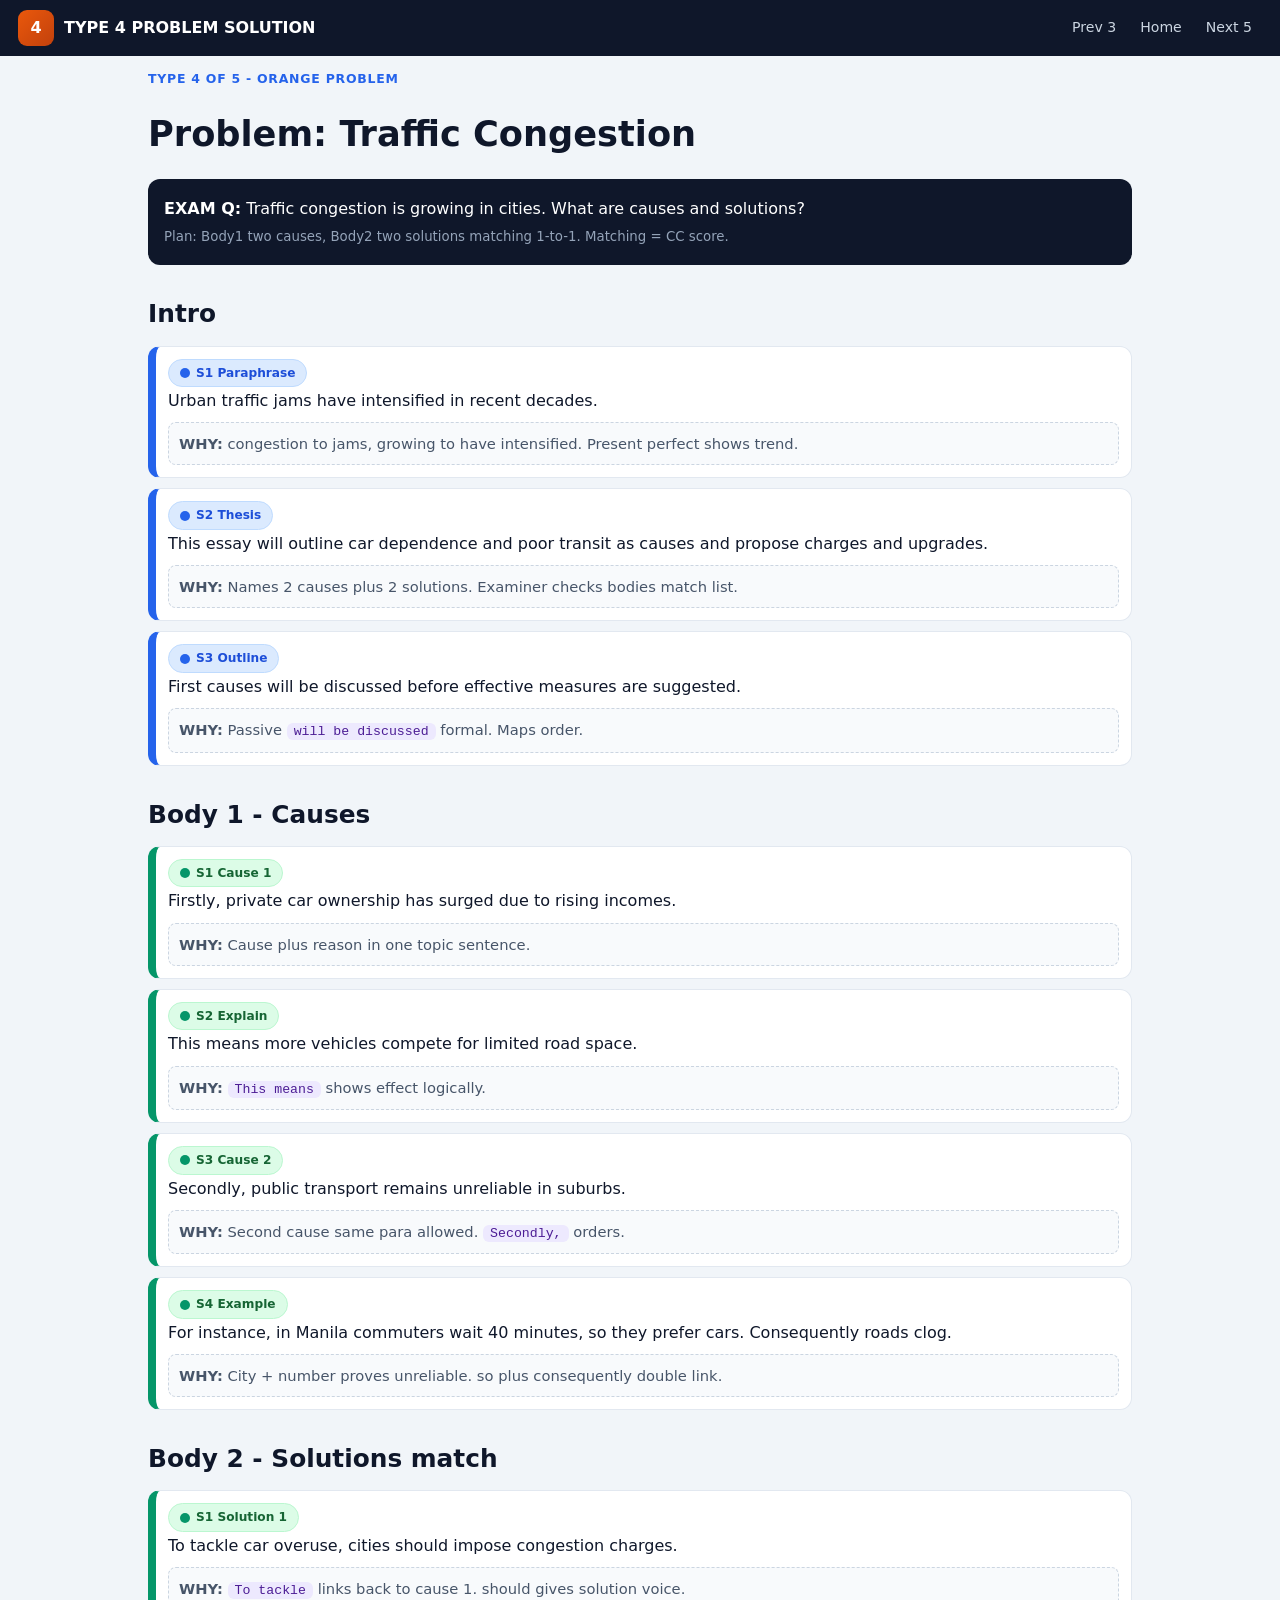
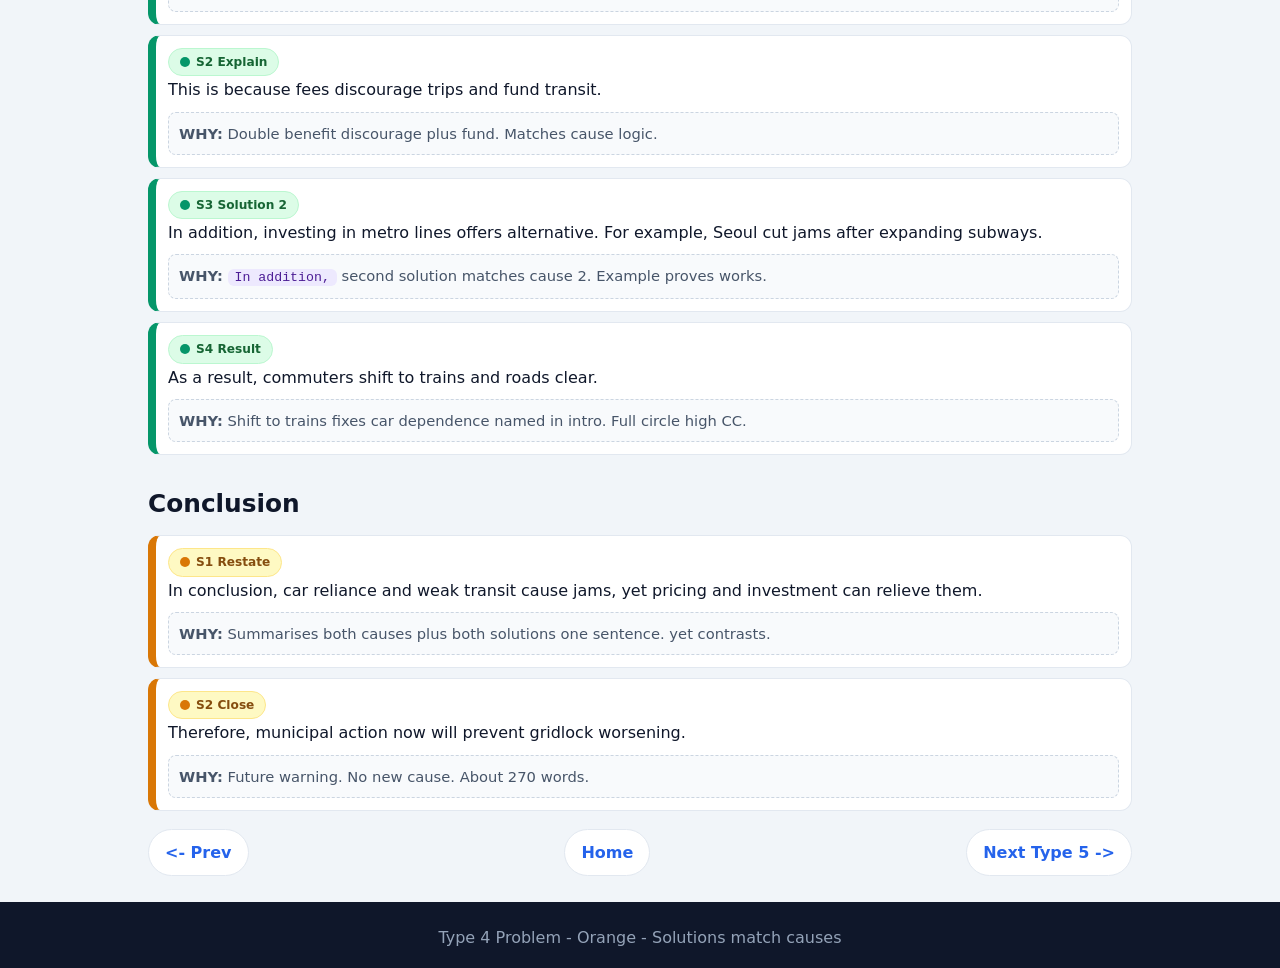
<file: type-problem.html>
<!DOCTYPE html><html lang="en"><head><meta charset="UTF-8"><meta name="viewport" content="width=device-width,initial-scale=1"><title>4 Problem Solution - Traffic Explained</title><link rel="stylesheet" href="styles.css"></head><body>
<header class="topbar"><div class="logo" style="background:linear-gradient(135deg,#ea580c,#c2410c)">4</div><b>TYPE 4 PROBLEM SOLUTION</b><nav><a href="type-advantages.html">Prev 3</a><a href="index.html">Home</a><a href="type-twopart.html">Next 5</a></nav></header>
<div class="wrap"><p class="kicker">Type 4 of 5 - Orange Problem</p><h1>Problem: Traffic Congestion</h1>
<div class="qbox"><b>EXAM Q:</b> Traffic congestion is growing in cities. What are causes and solutions?<br><small>Plan: Body1 two causes, Body2 two solutions matching 1-to-1. Matching = CC score.</small></div>
<h2>Intro</h2>
<div class="sent"><span class="tag tI"><span class="dot"></span>S1 Paraphrase</span><br>Urban traffic jams have intensified in recent decades.<div class="why"><b>WHY:</b> congestion to jams, growing to have intensified. Present perfect shows trend.</div></div>
<div class="sent"><span class="tag tI"><span class="dot"></span>S2 Thesis</span><br>This essay will outline car dependence and poor transit as causes and propose charges and upgrades.<div class="why"><b>WHY:</b> Names 2 causes plus 2 solutions. Examiner checks bodies match list.</div></div>
<div class="sent"><span class="tag tI"><span class="dot"></span>S3 Outline</span><br>First causes will be discussed before effective measures are suggested.<div class="why"><b>WHY:</b> Passive <span class="conn">will be discussed</span> formal. Maps order.</div></div>
<h2>Body 1 - Causes</h2>
<div class="sent green"><span class="tag tB"><span class="dot"></span>S1 Cause 1</span><br>Firstly, private car ownership has surged due to rising incomes.<div class="why"><b>WHY:</b> Cause plus reason in one topic sentence.</div></div>
<div class="sent green"><span class="tag tB"><span class="dot"></span>S2 Explain</span><br>This means more vehicles compete for limited road space.<div class="why"><b>WHY:</b> <span class="conn">This means</span> shows effect logically.</div></div>
<div class="sent green"><span class="tag tB"><span class="dot"></span>S3 Cause 2</span><br>Secondly, public transport remains unreliable in suburbs.<div class="why"><b>WHY:</b> Second cause same para allowed. <span class="conn">Secondly,</span> orders.</div></div>
<div class="sent green"><span class="tag tB"><span class="dot"></span>S4 Example</span><br>For instance, in Manila commuters wait 40 minutes, so they prefer cars. Consequently roads clog.<div class="why"><b>WHY:</b> City + number proves unreliable. so plus consequently double link.</div></div>
<h2>Body 2 - Solutions match</h2>
<div class="sent green"><span class="tag tB"><span class="dot"></span>S1 Solution 1</span><br>To tackle car overuse, cities should impose congestion charges.<div class="why"><b>WHY:</b> <span class="conn">To tackle</span> links back to cause 1. should gives solution voice.</div></div>
<div class="sent green"><span class="tag tB"><span class="dot"></span>S2 Explain</span><br>This is because fees discourage trips and fund transit.<div class="why"><b>WHY:</b> Double benefit discourage plus fund. Matches cause logic.</div></div>
<div class="sent green"><span class="tag tB"><span class="dot"></span>S3 Solution 2</span><br>In addition, investing in metro lines offers alternative. For example, Seoul cut jams after expanding subways.<div class="why"><b>WHY:</b> <span class="conn">In addition,</span> second solution matches cause 2. Example proves works.</div></div>
<div class="sent green"><span class="tag tB"><span class="dot"></span>S4 Result</span><br>As a result, commuters shift to trains and roads clear.<div class="why"><b>WHY:</b> Shift to trains fixes car dependence named in intro. Full circle high CC.</div></div>
<h2>Conclusion</h2>
<div class="sent amber"><span class="tag tC"><span class="dot"></span>S1 Restate</span><br>In conclusion, car reliance and weak transit cause jams, yet pricing and investment can relieve them.<div class="why"><b>WHY:</b> Summarises both causes plus both solutions one sentence. yet contrasts.</div></div>
<div class="sent amber"><span class="tag tC"><span class="dot"></span>S2 Close</span><br>Therefore, municipal action now will prevent gridlock worsening.<div class="why"><b>WHY:</b> Future warning. No new cause. About 270 words.</div></div>
<div class="pager"><a href="type-advantages.html">&lt;- Prev</a><a href="index.html">Home</a><a href="type-twopart.html">Next Type 5 -&gt;</a></div>
</div><button id="topBtn" onclick="window.scrollTo({top:0,behavior:'smooth'})">↑</button><script>window.addEventListener('scroll',function(){var b=document.getElementById('topBtn');if(b)b.style.display=window.scrollY>600?'block':'none'})</script><footer>Type 4 Problem - Orange - Solutions match causes</footer></body></html>
</file>
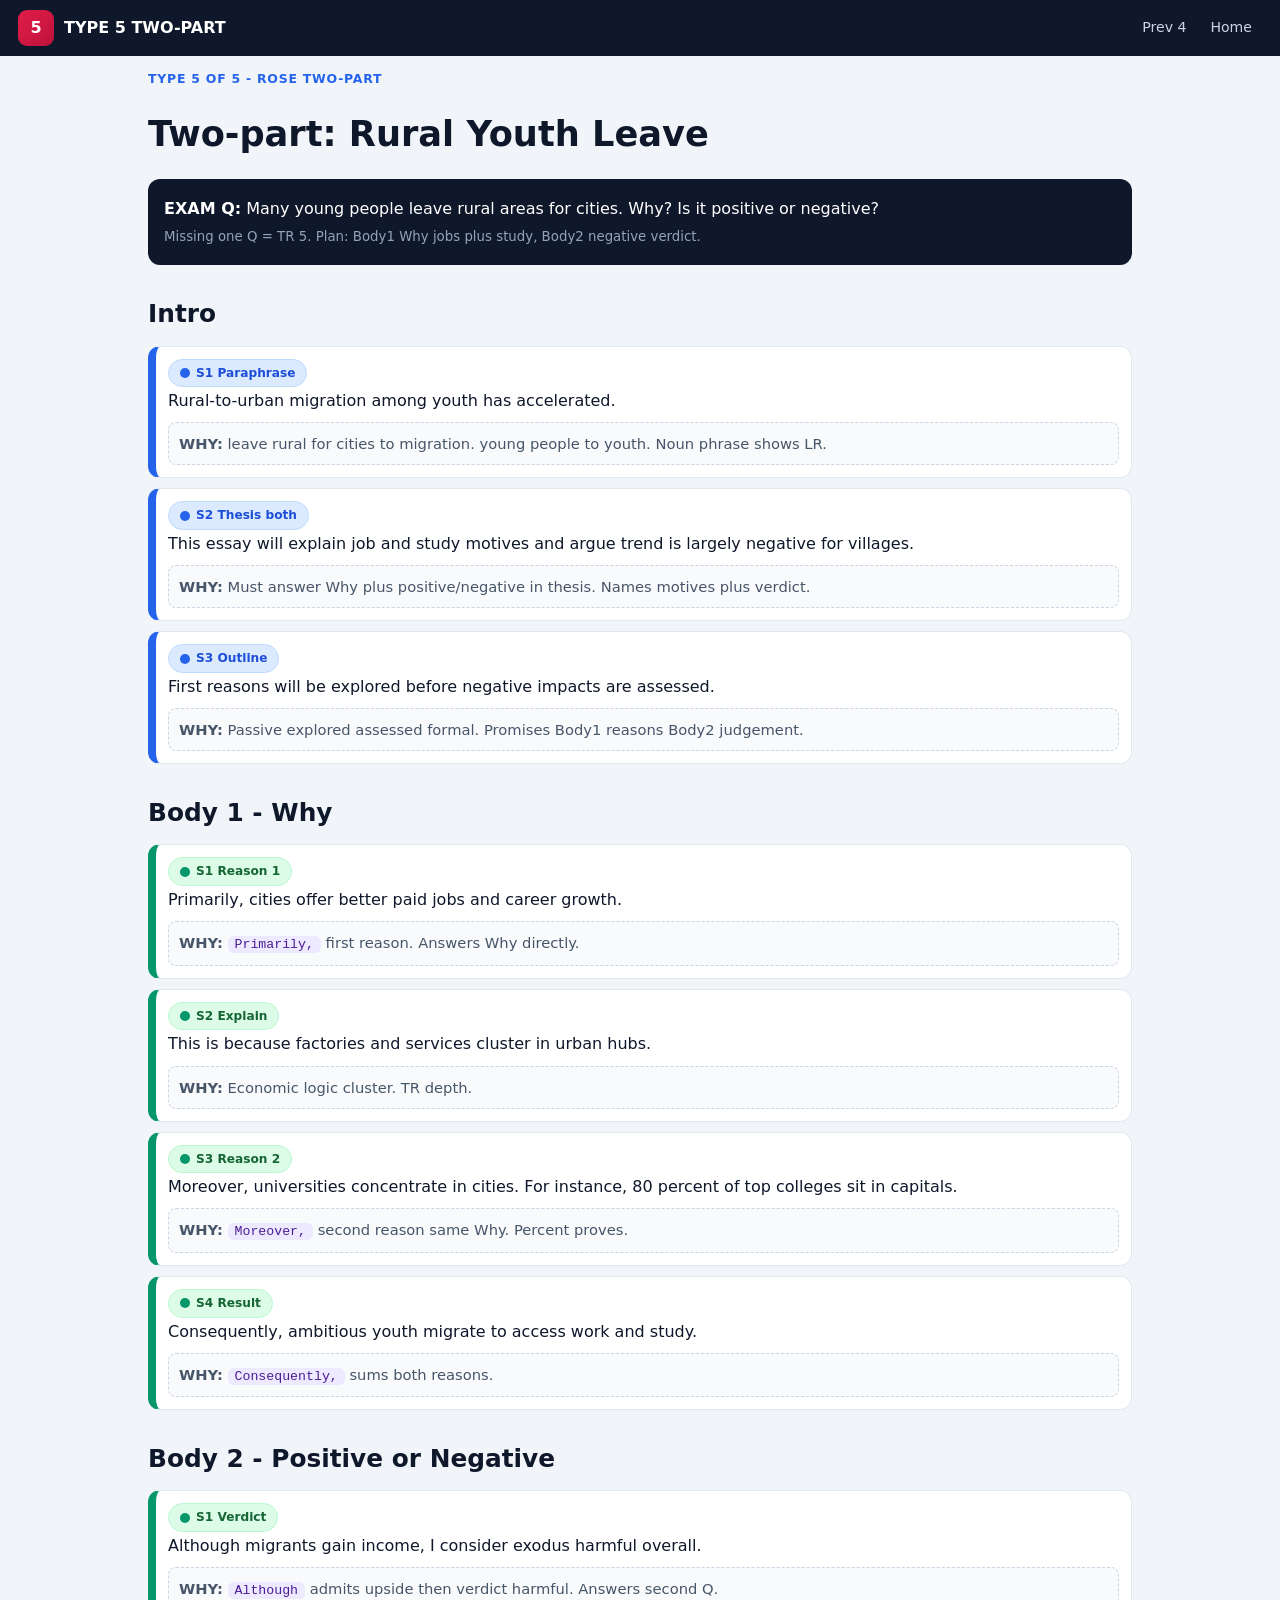
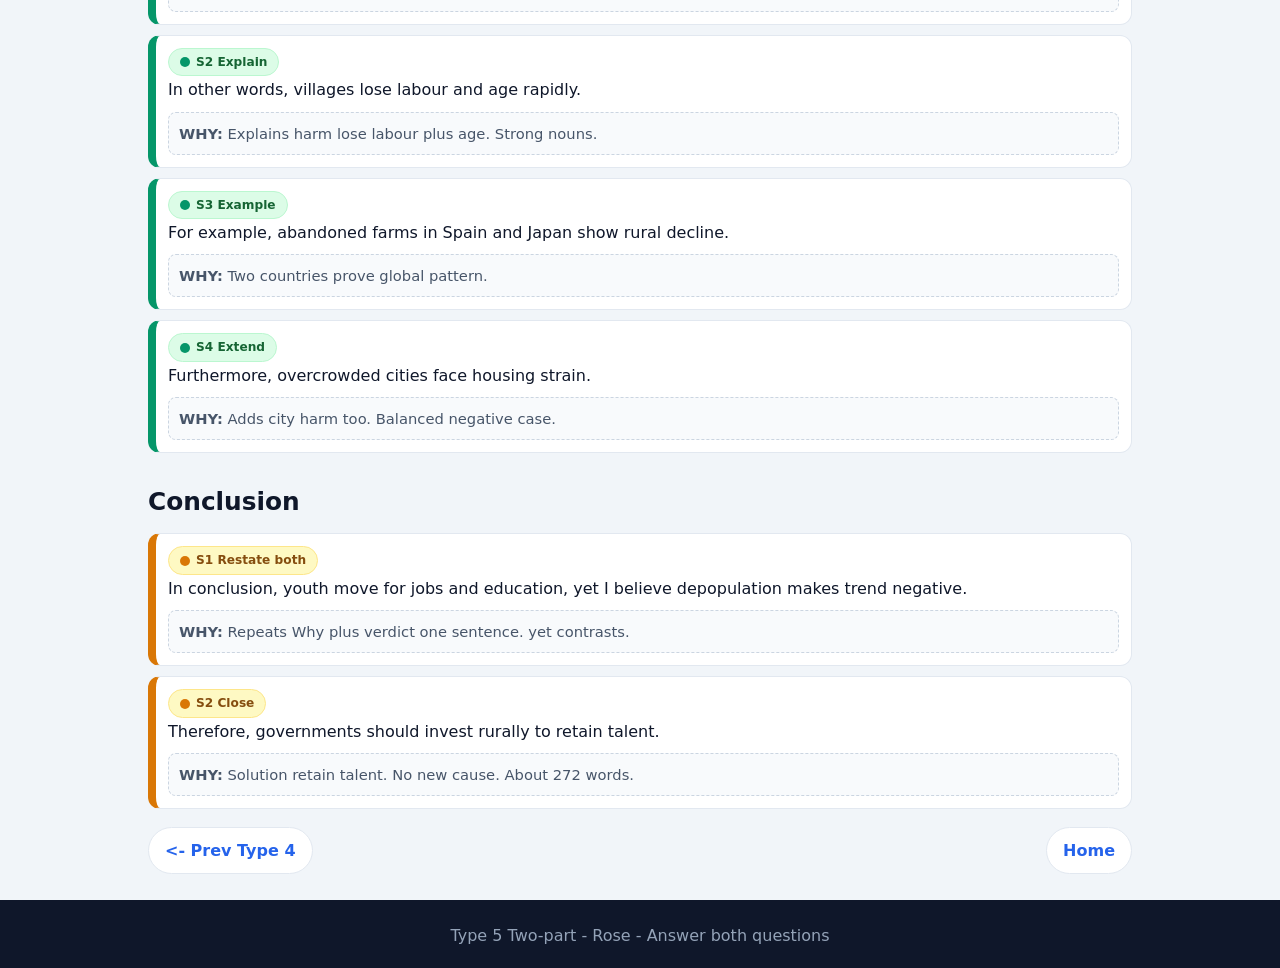
<file: type-twopart.html>
<!DOCTYPE html><html lang="en"><head><meta charset="UTF-8"><meta name="viewport" content="width=device-width,initial-scale=1"><title>5 Two-part - Rural Youth Explained</title><link rel="stylesheet" href="styles.css"></head><body>
<header class="topbar"><div class="logo" style="background:linear-gradient(135deg,#e11d48,#be123c)">5</div><b>TYPE 5 TWO-PART</b><nav><a href="type-problem.html">Prev 4</a><a href="index.html">Home</a></nav></header>
<div class="wrap"><p class="kicker">Type 5 of 5 - Rose Two-part</p><h1>Two-part: Rural Youth Leave</h1>
<div class="qbox"><b>EXAM Q:</b> Many young people leave rural areas for cities. Why? Is it positive or negative?<br><small>Missing one Q = TR 5. Plan: Body1 Why jobs plus study, Body2 negative verdict.</small></div>
<h2>Intro</h2>
<div class="sent"><span class="tag tI"><span class="dot"></span>S1 Paraphrase</span><br>Rural-to-urban migration among youth has accelerated.<div class="why"><b>WHY:</b> leave rural for cities to migration. young people to youth. Noun phrase shows LR.</div></div>
<div class="sent"><span class="tag tI"><span class="dot"></span>S2 Thesis both</span><br>This essay will explain job and study motives and argue trend is largely negative for villages.<div class="why"><b>WHY:</b> Must answer Why plus positive/negative in thesis. Names motives plus verdict.</div></div>
<div class="sent"><span class="tag tI"><span class="dot"></span>S3 Outline</span><br>First reasons will be explored before negative impacts are assessed.<div class="why"><b>WHY:</b> Passive explored assessed formal. Promises Body1 reasons Body2 judgement.</div></div>
<h2>Body 1 - Why</h2>
<div class="sent green"><span class="tag tB"><span class="dot"></span>S1 Reason 1</span><br>Primarily, cities offer better paid jobs and career growth.<div class="why"><b>WHY:</b> <span class="conn">Primarily,</span> first reason. Answers Why directly.</div></div>
<div class="sent green"><span class="tag tB"><span class="dot"></span>S2 Explain</span><br>This is because factories and services cluster in urban hubs.<div class="why"><b>WHY:</b> Economic logic cluster. TR depth.</div></div>
<div class="sent green"><span class="tag tB"><span class="dot"></span>S3 Reason 2</span><br>Moreover, universities concentrate in cities. For instance, 80 percent of top colleges sit in capitals.<div class="why"><b>WHY:</b> <span class="conn">Moreover,</span> second reason same Why. Percent proves.</div></div>
<div class="sent green"><span class="tag tB"><span class="dot"></span>S4 Result</span><br>Consequently, ambitious youth migrate to access work and study.<div class="why"><b>WHY:</b> <span class="conn">Consequently,</span> sums both reasons.</div></div>
<h2>Body 2 - Positive or Negative</h2>
<div class="sent green"><span class="tag tB"><span class="dot"></span>S1 Verdict</span><br>Although migrants gain income, I consider exodus harmful overall.<div class="why"><b>WHY:</b> <span class="conn">Although</span> admits upside then verdict harmful. Answers second Q.</div></div>
<div class="sent green"><span class="tag tB"><span class="dot"></span>S2 Explain</span><br>In other words, villages lose labour and age rapidly.<div class="why"><b>WHY:</b> Explains harm lose labour plus age. Strong nouns.</div></div>
<div class="sent green"><span class="tag tB"><span class="dot"></span>S3 Example</span><br>For example, abandoned farms in Spain and Japan show rural decline.<div class="why"><b>WHY:</b> Two countries prove global pattern.</div></div>
<div class="sent green"><span class="tag tB"><span class="dot"></span>S4 Extend</span><br>Furthermore, overcrowded cities face housing strain.<div class="why"><b>WHY:</b> Adds city harm too. Balanced negative case.</div></div>
<h2>Conclusion</h2>
<div class="sent amber"><span class="tag tC"><span class="dot"></span>S1 Restate both</span><br>In conclusion, youth move for jobs and education, yet I believe depopulation makes trend negative.<div class="why"><b>WHY:</b> Repeats Why plus verdict one sentence. yet contrasts.</div></div>
<div class="sent amber"><span class="tag tC"><span class="dot"></span>S2 Close</span><br>Therefore, governments should invest rurally to retain talent.<div class="why"><b>WHY:</b> Solution retain talent. No new cause. About 272 words.</div></div>
<div class="pager"><a href="type-problem.html">&lt;- Prev Type 4</a><a href="index.html">Home</a></div>
</div><button id="topBtn" onclick="window.scrollTo({top:0,behavior:'smooth'})">↑</button><script>window.addEventListener('scroll',function(){var b=document.getElementById('topBtn');if(b)b.style.display=window.scrollY>600?'block':'none'})</script><footer>Type 5 Two-part - Rose - Answer both questions</footer></body></html>
</file>
<file: styles.css>
:root{--ink:#0f172a;--line:#e2e8f0;--bg:#f1f5f9;--radius:14px}
*{box-sizing:border-box}html{scroll-behavior:smooth}
body{margin:0;font-family:Segoe UI,system-ui,Arial,sans-serif;background:var(--bg);color:var(--ink);line-height:1.7}
a{color:#2563eb}.wrap{max-width:1020px;margin:auto;padding:0 18px}
.topbar{position:sticky;top:0;z-index:20;background:#0f172a;color:#fff;padding:10px 18px;display:flex;gap:10px;align-items:center;flex-wrap:wrap}
.logo{width:36px;height:36px;border-radius:9px;display:grid;place-items:center;font-weight:900;color:#fff;background:linear-gradient(135deg,#2563eb,#7c3aed)}
.topbar nav{margin-left:auto;display:flex;gap:4px;flex-wrap:wrap}.topbar nav a{color:#cbd5e1;text-decoration:none;font-size:.88rem;padding:6px 10px;border-radius:999px}.topbar nav a:hover{background:#ffffff22;color:#fff}
.hero{background:linear-gradient(180deg,#0f172a,#1e293b);color:#fff;padding:42px 20px}
.grid2{display:grid;grid-template-columns:1.15fr .85fr;gap:18px}@media(max-width:900px){.grid2{grid-template-columns:1fr}}
.card{background:#fff;border:1px solid var(--line);border-radius:var(--radius);padding:18px;margin:14px 0}
.badge{background:#fef9c3;color:#713f12;font-weight:800;padding:5px 12px;border-radius:999px;font-size:.78rem;display:inline-block}
.btn{display:inline-block;padding:11px 18px;border-radius:10px;font-weight:800;text-decoration:none;margin:4px 4px 0 0}.btn-w{background:#fff;color:#0f172a}.btn-o{border:1px solid #64748b;color:#fff}
.tag{display:inline-flex;align-items:center;gap:6px;padding:3px 11px;border-radius:999px;font-size:.76rem;font-weight:800;border:1px solid transparent}
.dot{width:10px;height:10px;border-radius:50%;display:inline-block}
.tI{background:#dbeafe;color:#1d4ed8;border-color:#bfdbfe}.tI .dot{background:#2563eb}
.tB{background:#dcfce7;color:#166534;border-color:#bbf7d0}.tB .dot{background:#059669}
.tC{background:#fef9c3;color:#854d0e;border-color:#fde68a}.tC .dot{background:#d97706}
.tL{background:#f3e8ff;color:#6b21a8;border-color:#e9d5ff}.tL .dot{background:#7c3aed}
table{width:100%;border-collapse:collapse;background:#fff;margin:10px 0;font-size:.94rem}th,td{padding:10px;border-bottom:1px solid var(--line);text-align:left;vertical-align:top}th{background:#0f172a;color:#fff}
.sent{background:#fff;border:1px solid var(--line);border-radius:12px;padding:12px;margin:10px 0;border-left:8px solid #2563eb}
.sent.green{border-left-color:#059669}.sent.amber{border-left-color:#d97706}
.sent .why{color:#475569;font-size:.92rem;display:block;margin-top:8px;background:#f8fafc;border:1px dashed #cbd5e1;border-radius:8px;padding:8px 10px}
.conn{font-family:Consolas,monospace;background:#ede9fe;color:#4c1d95;padding:1px 7px;border-radius:6px;font-size:.9em}
.qbox{background:#0f172a;color:#fff;border-radius:12px;padding:16px;margin:12px 0}.qbox small{color:#94a3b8}
.tab{padding:9px 15px;border-radius:999px;border:2px solid #e2e8f0;background:#fff;font-weight:700;cursor:pointer;text-decoration:none;color:var(--ink);display:inline-block;font-size:.92rem;margin:3px}.tab.on,.tab:hover{background:#0f172a;color:#fff;border-color:#0f172a}
.typegrid{display:grid;grid-template-columns:repeat(auto-fit,minmax(240px,1fr));gap:12px}
.typecard{border-radius:14px;padding:16px;color:#fff;text-decoration:none;display:block}
.t1{background:linear-gradient(135deg,#2563eb,#1d4ed8)}.t2{background:linear-gradient(135deg,#059669,#047857)}.t3{background:linear-gradient(135deg,#7c3aed,#6d28d9)}.t4{background:linear-gradient(135deg,#ea580c,#c2410c)}.t5{background:linear-gradient(135deg,#e11d48,#be123c)}
.pager{display:flex;justify-content:space-between;gap:10px;flex-wrap:wrap;margin:18px 0}.pager a{background:#fff;border:1px solid var(--line);border-radius:999px;padding:9px 16px;text-decoration:none;font-weight:700}
textarea{width:100%;min-height:130px;border:2px solid #e2e8f0;border-radius:10px;padding:10px;font-family:inherit;font-size:1rem}
details{background:#fff;border:1px solid var(--line);border-radius:10px;padding:10px 14px;margin:8px 0}summary{font-weight:800;cursor:pointer}
.bad{background:#fef2f2;border:1px solid #fecaca;border-radius:10px;padding:12px;margin:8px 0}.good{background:#f0fdf4;border:1px solid #bbf7d0;border-radius:10px;padding:12px;margin:8px 0}
footer{background:#0f172a;color:#94a3b8;text-align:center;padding:22px;margin-top:26px}
h1{font-size:2.2rem;line-height:1.2}h2{margin:28px 0 8px;font-size:1.55rem}.kicker{color:#2563eb;font-weight:800;font-size:.78rem;letter-spacing:.06em;text-transform:uppercase}
.legend{display:flex;gap:8px;flex-wrap:wrap;margin:10px 0}
.progress{height:10px;background:#e2e8f0;border-radius:999px;overflow:hidden;margin:8px 0}.progress>div{height:100%;width:0;background:linear-gradient(90deg,#2563eb,#7c3aed)}
.plan-grid{display:grid;grid-template-columns:1fr 1fr;gap:10px}@media(max-width:700px){.plan-grid{grid-template-columns:1fr}}
.plan-grid input,.plan-grid textarea{min-height:70px;width:100%;border:2px solid #e2e8f0;border-radius:10px;padding:10px;font-family:inherit;font-size:.95rem}
.copybtn{background:#0f172a;color:#fff;border:none;border-radius:999px;padding:8px 14px;font-weight:700;cursor:pointer;margin:6px 6px 0 0}
.copybtn:hover{background:#1e293b}
#topBtn{position:fixed;right:16px;bottom:16px;background:#0f172a;color:#fff;border:none;border-radius:50%;width:46px;height:46px;font-size:1.2rem;cursor:pointer;display:none;z-index:30}
a:focus,button:focus,textarea:focus,input:focus{outline:3px solid #93c5fd;outline-offset:2px}
table{display:block;overflow-x:auto}
@media print{.topbar,.pager,#topBtn,.hero .btn,.card .tab,.card .copybtn{display:none}body{background:#fff}.card,.sent{box-shadow:none;break-inside:avoid}}
@media(prefers-reduced-motion:reduce){html{scroll-behavior:auto}}
</file>
